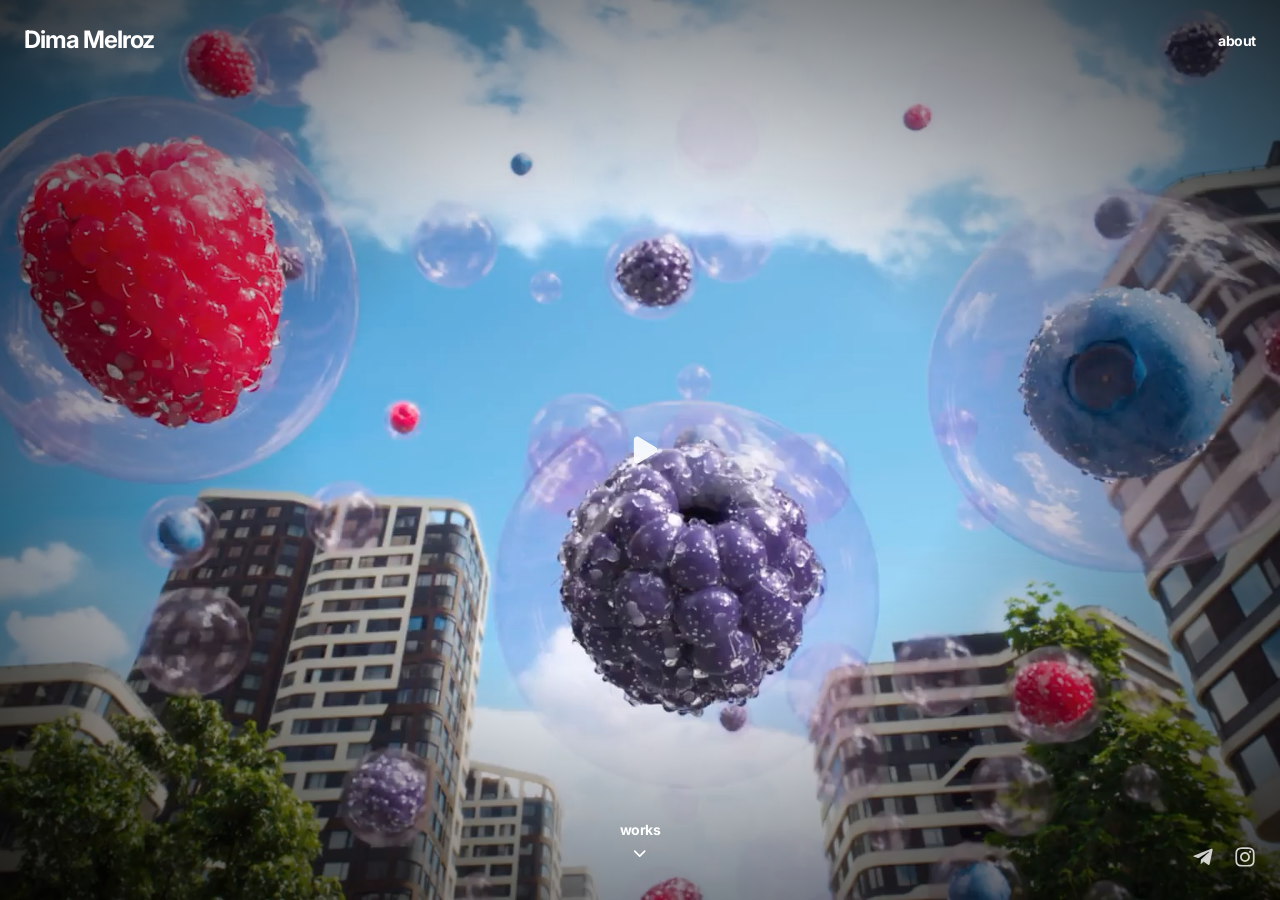
<file: index.html>
<!DOCTYPE html><html lang="en"><head><meta charSet="utf-8"/><meta name="viewport" content="width=device-width, initial-scale=1, maximum-scale=1"/><link rel="stylesheet" href="/_next/static/chunks/176vd5yc0ti4g.css" data-precedence="next"/><link rel="preload" as="script" fetchPriority="low" href="/_next/static/chunks/1-3at-bas7qha.js"/><script src="/_next/static/chunks/3diwb2iuom_tm.js" async=""></script><script src="/_next/static/chunks/3hdj40qmts5sf.js" async=""></script><script src="/_next/static/chunks/turbopack-1m31_u75n0wxl.js" async=""></script><script src="/_next/static/chunks/1481-k7bp3nru.js" async=""></script><script src="/_next/static/chunks/25xmcw65e7tao.js" async=""></script><script src="/_next/static/chunks/14mrh2-p_w84d.js" async=""></script><script src="/_next/static/chunks/00yb-lcw-kesa.js" async=""></script><title>Dima Melroz — Film Director</title><meta name="description" content="Portfolio of director Dima Melroz. Commercials, music videos, AI films."/><link rel="icon" href="/favicon.ico?favicon.1hoiaz_u17ow0.ico" sizes="256x256" type="image/x-icon"/><link rel="icon" href="/icon.svg?icon.28g_gi4tfd292.svg" sizes="any" type="image/svg+xml"/><script src="/_next/static/chunks/0cz1d0mv5g_q7.js" noModule=""></script></head><body><div hidden=""><!--$--><!--/$--></div><style>
        @keyframes works-filter-enter {
          from {
            opacity: 0;
            transform: translate(-50%, calc(-50% - 18px));
          }
          to {
            opacity: 1;
            transform: translate(-50%, -50%);
          }
        }
        .works-filter-controls {
          animation: works-filter-enter 0.5s cubic-bezier(0.22, 1, 0.36, 1) both;
        }
      </style><header class="fixed top-0 left-0 right-0 z-[90] flex items-center justify-between" style="height:var(--header-height);padding-left:clamp(16px, 3vw, 24px);padding-right:clamp(16px, 3vw, 24px);pointer-events:auto"><a class="text-white font-bold no-underline" style="font-size:clamp(20px, 2.5vw, 24px);letter-spacing:-0.04em" href="/">Dima Melroz</a><div class="flex items-center gap-4"><button class="hidden md:inline-block cursor-pointer bg-transparent border-none text-white hover:text-white transition-colors" style="font-size:14px;font-weight:700;letter-spacing:-0.035em">about</button><button class="md:hidden cursor-pointer bg-transparent border-none text-white p-1" aria-label="Open menu" style="line-height:0"><svg xmlns="http://www.w3.org/2000/svg" width="32" height="32" viewBox="0 0 24 24" fill="none" stroke="currentColor" stroke-width="1.5" stroke-linecap="round" stroke-linejoin="round" class="lucide lucide-plus" aria-hidden="true"><path d="M5 12h14"></path><path d="M12 5v14"></path></svg></button></div></header><main class="home-screen relative w-screen overflow-hidden" style="--home-bottom-offset:max(32px, calc(env(safe-area-inset-bottom) + 24px));height:100svh;min-height:100svh"><div class="absolute inset-0 z-0 pointer-events-none"><picture><source srcSet="/posters/showreel4-mobile-handbrake.mp4.jpg?v=first-frame-2" media="(max-width: 767px)"/><img src="/posters/showreel4-handbrake.mp4.jpg?v=first-frame-2" alt="" class="absolute inset-0 w-full h-full object-cover"/></picture><div class="absolute inset-0 pointer-events-none" style="background:radial-gradient(ellipse at center, rgba(0,0,0,0) 35%, rgba(0,0,0,0.8) 100%)"></div></div><div class="home-scroll-indicator absolute left-1/2 -translate-x-1/2 flex flex-col items-center gap-1"><a aria-label="Go to works" class="no-underline flex flex-col items-center gap-1 min-w-[48px] min-h-[48px] justify-center cursor-pointer p-2" href="/works/"><span class="flex flex-col items-center gap-1"><span style="font-size:14px;color:white;letter-spacing:-0.035em;font-weight:700">works</span><svg xmlns="http://www.w3.org/2000/svg" width="20" height="20" viewBox="0 0 24 24" fill="none" stroke="white" stroke-width="2" stroke-linecap="round" stroke-linejoin="round" class="lucide lucide-chevron-down" aria-hidden="true"><path d="m6 9 6 6 6-6"></path></svg></span></a><style>
        .home-scroll-indicator {
          bottom: var(--home-bottom-offset, max(32px, calc(env(safe-area-inset-bottom) + 24px)));
        }
      </style></div><div class="home-social-links" style="position:absolute;bottom:var(--home-bottom-offset);right:clamp(16px, 3vw, 24px);display:flex;align-items:center;gap:20px;z-index:20;pointer-events:auto"><div style="display:flex;align-items:center;gap:20px"><a href="https://t.me/melrozay" target="_blank" rel="noopener noreferrer" aria-label="Telegram" class="text-white/80 flex items-center transition duration-200 ease-out hover:-translate-y-0.5 hover:scale-110 hover:text-white focus-visible:outline focus-visible:outline-2 focus-visible:outline-white/70"><svg stroke="currentColor" fill="currentColor" stroke-width="0" viewBox="0 0 448 512" height="22" width="22" xmlns="http://www.w3.org/2000/svg"><path d="M446.7 98.6l-67.6 318.8c-5.1 22.5-18.4 28.1-37.3 17.5l-103-75.9-49.7 47.8c-5.5 5.5-10.1 10.1-20.7 10.1l7.4-104.9 190.9-172.5c8.3-7.4-1.8-11.5-12.9-4.1L117.8 284 16.2 252.2c-22.1-6.9-22.5-22.1 4.6-32.7L418.2 66.4c18.4-6.9 34.5 4.1 28.5 32.2z"></path></svg></a><a href="https://www.instagram.com/dima.melroz/" target="_blank" rel="noopener noreferrer" aria-label="Instagram" class="text-white/80 flex items-center transition duration-200 ease-out hover:-translate-y-0.5 hover:scale-110 hover:text-white focus-visible:outline focus-visible:outline-2 focus-visible:outline-white/70"><svg stroke="currentColor" fill="currentColor" stroke-width="0" viewBox="0 0 448 512" height="22" width="22" xmlns="http://www.w3.org/2000/svg"><path d="M224.1 141c-63.6 0-114.9 51.3-114.9 114.9s51.3 114.9 114.9 114.9S339 319.5 339 255.9 287.7 141 224.1 141zm0 189.6c-41.1 0-74.7-33.5-74.7-74.7s33.5-74.7 74.7-74.7 74.7 33.5 74.7 74.7-33.6 74.7-74.7 74.7zm146.4-194.3c0 14.9-12 26.8-26.8 26.8-14.9 0-26.8-12-26.8-26.8s12-26.8 26.8-26.8 26.8 12 26.8 26.8zm76.1 27.2c-1.7-35.9-9.9-67.7-36.2-93.9-26.2-26.2-58-34.4-93.9-36.2-37-2.1-147.9-2.1-184.9 0-35.8 1.7-67.6 9.9-93.9 36.1s-34.4 58-36.2 93.9c-2.1 37-2.1 147.9 0 184.9 1.7 35.9 9.9 67.7 36.2 93.9s58 34.4 93.9 36.2c37 2.1 147.9 2.1 184.9 0 35.9-1.7 67.7-9.9 93.9-36.2 26.2-26.2 34.4-58 36.2-93.9 2.1-37 2.1-147.8 0-184.8zM398.8 388c-7.8 19.6-22.9 34.7-42.6 42.6-29.5 11.7-99.5 9-132.1 9s-102.7 2.6-132.1-9c-19.6-7.8-34.7-22.9-42.6-42.6-11.7-29.5-9-99.5-9-132.1s-2.6-102.7 9-132.1c7.8-19.6 22.9-34.7 42.6-42.6 29.5-11.7 99.5-9 132.1-9s102.7-2.6 132.1 9c19.6 7.8 34.7 22.9 42.6 42.6 11.7 29.5 9 99.5 9 132.1s2.7 102.7-9 132.1z"></path></svg></a></div></div><style>
        .home-screen {
          --home-bottom-offset: max(32px, calc(env(safe-area-inset-bottom) + 24px));
        }
      </style></main><!--$--><!--/$--><script src="/_next/static/chunks/1-3at-bas7qha.js" id="_R_" async=""></script><script>(self.__next_f=self.__next_f||[]).push([0])</script><script>self.__next_f.push([1,"1:\"$Sreact.fragment\"\n2:I[85152,[\"/_next/static/chunks/1481-k7bp3nru.js\",\"/_next/static/chunks/25xmcw65e7tao.js\",\"/_next/static/chunks/14mrh2-p_w84d.js\"],\"FilterProvider\"]\n3:I[48378,[\"/_next/static/chunks/1481-k7bp3nru.js\",\"/_next/static/chunks/25xmcw65e7tao.js\",\"/_next/static/chunks/14mrh2-p_w84d.js\"],\"AboutProvider\"]\n4:I[3374,[\"/_next/static/chunks/1481-k7bp3nru.js\",\"/_next/static/chunks/25xmcw65e7tao.js\",\"/_next/static/chunks/14mrh2-p_w84d.js\"],\"Header\"]\n5:I[39756,[\"/_next/static/chunks/1481-k7bp3nru.js\",\"/_next/static/chunks/25xmcw65e7tao.js\",\"/_next/static/chunks/14mrh2-p_w84d.js\"],\"default\"]\n6:I[37457,[\"/_next/static/chunks/1481-k7bp3nru.js\",\"/_next/static/chunks/25xmcw65e7tao.js\",\"/_next/static/chunks/14mrh2-p_w84d.js\"],\"default\"]\n7:I[2701,[\"/_next/static/chunks/1481-k7bp3nru.js\",\"/_next/static/chunks/25xmcw65e7tao.js\",\"/_next/static/chunks/14mrh2-p_w84d.js\"],\"AboutOverlay\"]\n8:I[47257,[\"/_next/static/chunks/1481-k7bp3nru.js\",\"/_next/static/chunks/25xmcw65e7tao.js\",\"/_next/static/chunks/14mrh2-p_w84d.js\"],\"ClientPageRoot\"]\n9:I[52683,[\"/_next/static/chunks/1481-k7bp3nru.js\",\"/_next/static/chunks/25xmcw65e7tao.js\",\"/_next/static/chunks/14mrh2-p_w84d.js\",\"/_next/static/chunks/00yb-lcw-kesa.js\"],\"default\"]\nc:I[97367,[\"/_next/static/chunks/1481-k7bp3nru.js\",\"/_next/static/chunks/25xmcw65e7tao.js\",\"/_next/static/chunks/14mrh2-p_w84d.js\"],\"OutletBoundary\"]\nd:\"$Sreact.suspense\"\nf:I[97367,[\"/_next/static/chunks/1481-k7bp3nru.js\",\"/_next/static/chunks/25xmcw65e7tao.js\",\"/_next/static/chunks/14mrh2-p_w84d.js\"],\"ViewportBoundary\"]\n11:I[97367,[\"/_next/static/chunks/1481-k7bp3nru.js\",\"/_next/static/chunks/25xmcw65e7tao.js\",\"/_next/static/chunks/14mrh2-p_w84d.js\"],\"MetadataBoundary\"]\n13:I[68027,[\"/_next/static/chunks/1481-k7bp3nru.js\",\"/_next/static/chunks/25xmcw65e7tao.js\",\"/_next/static/chunks/14mrh2-p_w84d.js\"],\"default\",1]\n:HL[\"/_next/static/chunks/176vd5yc0ti4g.css\",\"style\"]\n"])</script><script>self.__next_f.push([1,"0:{\"P\":null,\"c\":[\"\",\"\"],\"q\":\"\",\"i\":false,\"f\":[[[\"\",{\"children\":[\"__PAGE__\",{}]},\"$undefined\",\"$undefined\",16],[[\"$\",\"$1\",\"c\",{\"children\":[[[\"$\",\"link\",\"0\",{\"rel\":\"stylesheet\",\"href\":\"/_next/static/chunks/176vd5yc0ti4g.css\",\"precedence\":\"next\",\"crossOrigin\":\"$undefined\",\"nonce\":\"$undefined\"}],[\"$\",\"script\",\"script-0\",{\"src\":\"/_next/static/chunks/1481-k7bp3nru.js\",\"async\":true,\"nonce\":\"$undefined\"}],[\"$\",\"script\",\"script-1\",{\"src\":\"/_next/static/chunks/25xmcw65e7tao.js\",\"async\":true,\"nonce\":\"$undefined\"}],[\"$\",\"script\",\"script-2\",{\"src\":\"/_next/static/chunks/14mrh2-p_w84d.js\",\"async\":true,\"nonce\":\"$undefined\"}]],[\"$\",\"html\",null,{\"lang\":\"en\",\"children\":[\"$\",\"body\",null,{\"children\":[\"$\",\"$L2\",null,{\"children\":[\"$\",\"$L3\",null,{\"children\":[[\"$\",\"$L4\",null,{}],[\"$\",\"$L5\",null,{\"parallelRouterKey\":\"children\",\"error\":\"$undefined\",\"errorStyles\":\"$undefined\",\"errorScripts\":\"$undefined\",\"template\":[\"$\",\"$L6\",null,{}],\"templateStyles\":\"$undefined\",\"templateScripts\":\"$undefined\",\"notFound\":[[[\"$\",\"title\",null,{\"children\":\"404: This page could not be found.\"}],[\"$\",\"div\",null,{\"style\":{\"fontFamily\":\"system-ui,\\\"Segoe UI\\\",Roboto,Helvetica,Arial,sans-serif,\\\"Apple Color Emoji\\\",\\\"Segoe UI Emoji\\\"\",\"height\":\"100vh\",\"textAlign\":\"center\",\"display\":\"flex\",\"flexDirection\":\"column\",\"alignItems\":\"center\",\"justifyContent\":\"center\"},\"children\":[\"$\",\"div\",null,{\"children\":[[\"$\",\"style\",null,{\"dangerouslySetInnerHTML\":{\"__html\":\"body{color:#000;background:#fff;margin:0}.next-error-h1{border-right:1px solid rgba(0,0,0,.3)}@media (prefers-color-scheme:dark){body{color:#fff;background:#000}.next-error-h1{border-right:1px solid rgba(255,255,255,.3)}}\"}}],[\"$\",\"h1\",null,{\"className\":\"next-error-h1\",\"style\":{\"display\":\"inline-block\",\"margin\":\"0 20px 0 0\",\"padding\":\"0 23px 0 0\",\"fontSize\":24,\"fontWeight\":500,\"verticalAlign\":\"top\",\"lineHeight\":\"49px\"},\"children\":404}],[\"$\",\"div\",null,{\"style\":{\"display\":\"inline-block\"},\"children\":[\"$\",\"h2\",null,{\"style\":{\"fontSize\":14,\"fontWeight\":400,\"lineHeight\":\"49px\",\"margin\":0},\"children\":\"This page could not be found.\"}]}]]}]}]],[]],\"forbidden\":\"$undefined\",\"unauthorized\":\"$undefined\"}],[\"$\",\"$L7\",null,{}]]}]}]}]}]]}],{\"children\":[[\"$\",\"$1\",\"c\",{\"children\":[[\"$\",\"$L8\",null,{\"Component\":\"$9\",\"serverProvidedParams\":{\"searchParams\":{},\"params\":{},\"promises\":[\"$@a\",\"$@b\"]}}],[[\"$\",\"script\",\"script-0\",{\"src\":\"/_next/static/chunks/00yb-lcw-kesa.js\",\"async\":true,\"nonce\":\"$undefined\"}]],[\"$\",\"$Lc\",null,{\"children\":[\"$\",\"$d\",null,{\"name\":\"Next.MetadataOutlet\",\"children\":\"$@e\"}]}]]}],{},null,false,null]},null,false,null],[\"$\",\"$1\",\"h\",{\"children\":[null,[\"$\",\"$Lf\",null,{\"children\":\"$L10\"}],[\"$\",\"div\",null,{\"hidden\":true,\"children\":[\"$\",\"$L11\",null,{\"children\":[\"$\",\"$d\",null,{\"name\":\"Next.Metadata\",\"children\":\"$L12\"}]}]}],null]}],false]],\"m\":\"$undefined\",\"G\":[\"$13\",[[\"$\",\"link\",\"0\",{\"rel\":\"stylesheet\",\"href\":\"/_next/static/chunks/176vd5yc0ti4g.css\",\"precedence\":\"next\",\"crossOrigin\":\"$undefined\",\"nonce\":\"$undefined\"}]]],\"S\":true,\"h\":null,\"s\":\"$undefined\",\"l\":\"$undefined\",\"p\":\"$undefined\",\"d\":\"$undefined\",\"b\":\"PZsVcyPr27QNaO7LqiC4l\"}\n"])</script><script>self.__next_f.push([1,"a:{}\nb:\"$0:f:0:1:1:children:0:props:children:0:props:serverProvidedParams:params\"\n"])</script><script>self.__next_f.push([1,"10:[[\"$\",\"meta\",\"0\",{\"charSet\":\"utf-8\"}],[\"$\",\"meta\",\"1\",{\"name\":\"viewport\",\"content\":\"width=device-width, initial-scale=1, maximum-scale=1\"}]]\n"])</script><script>self.__next_f.push([1,"14:I[27201,[\"/_next/static/chunks/1481-k7bp3nru.js\",\"/_next/static/chunks/25xmcw65e7tao.js\",\"/_next/static/chunks/14mrh2-p_w84d.js\"],\"IconMark\"]\ne:null\n12:[[\"$\",\"title\",\"0\",{\"children\":\"Dima Melroz — Film Director\"}],[\"$\",\"meta\",\"1\",{\"name\":\"description\",\"content\":\"Portfolio of director Dima Melroz. Commercials, music videos, AI films.\"}],[\"$\",\"link\",\"2\",{\"rel\":\"icon\",\"href\":\"/favicon.ico?favicon.1hoiaz_u17ow0.ico\",\"sizes\":\"256x256\",\"type\":\"image/x-icon\"}],[\"$\",\"link\",\"3\",{\"rel\":\"icon\",\"href\":\"/icon.svg?icon.28g_gi4tfd292.svg\",\"sizes\":\"any\",\"type\":\"image/svg+xml\"}],[\"$\",\"$L14\",\"4\",{}]]\n"])</script></body></html>
</file>
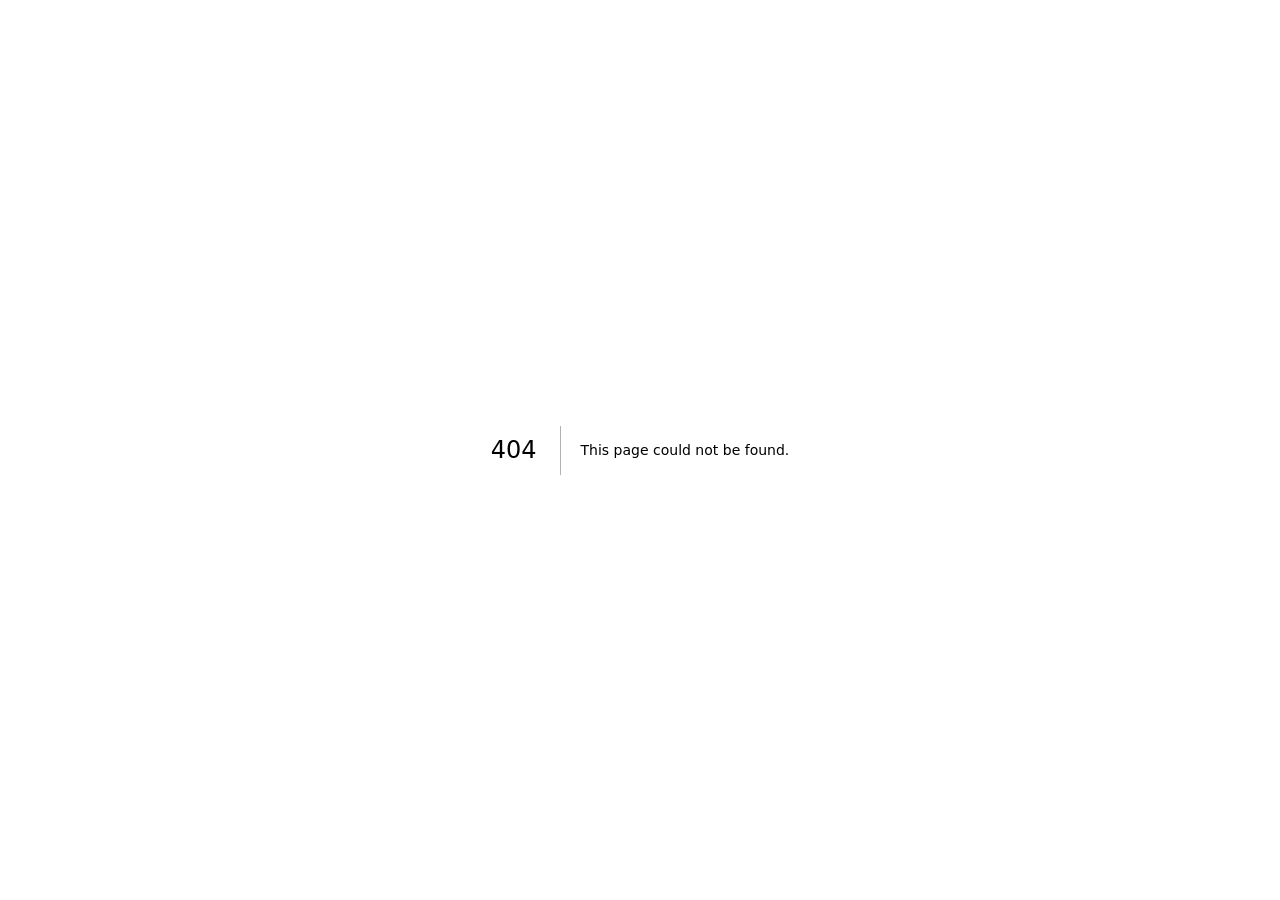
<file: 404/index.html>
<!DOCTYPE html><html lang="en"><head><meta charSet="utf-8"/><meta name="viewport" content="width=device-width, initial-scale=1, maximum-scale=1"/><link rel="stylesheet" href="/_next/static/chunks/176vd5yc0ti4g.css" data-precedence="next"/><link rel="preload" as="script" fetchPriority="low" href="/_next/static/chunks/1-3at-bas7qha.js"/><script src="/_next/static/chunks/3diwb2iuom_tm.js" async=""></script><script src="/_next/static/chunks/3hdj40qmts5sf.js" async=""></script><script src="/_next/static/chunks/turbopack-1m31_u75n0wxl.js" async=""></script><script src="/_next/static/chunks/1481-k7bp3nru.js" async=""></script><script src="/_next/static/chunks/25xmcw65e7tao.js" async=""></script><script src="/_next/static/chunks/14mrh2-p_w84d.js" async=""></script><meta name="robots" content="noindex"/><title>404: This page could not be found.</title><title>Dima Melroz — Film Director</title><meta name="description" content="Portfolio of director Dima Melroz. Commercials, music videos, AI films."/><link rel="icon" href="/favicon.ico?favicon.1hoiaz_u17ow0.ico" sizes="256x256" type="image/x-icon"/><link rel="icon" href="/icon.svg?icon.28g_gi4tfd292.svg" sizes="any" type="image/svg+xml"/><script src="/_next/static/chunks/0cz1d0mv5g_q7.js" noModule=""></script></head><body><div hidden=""><!--$--><!--/$--></div><style>
        @keyframes works-filter-enter {
          from {
            opacity: 0;
            transform: translate(-50%, calc(-50% - 18px));
          }
          to {
            opacity: 1;
            transform: translate(-50%, -50%);
          }
        }
        .works-filter-controls {
          animation: works-filter-enter 0.5s cubic-bezier(0.22, 1, 0.36, 1) both;
        }
      </style><header class="fixed top-0 left-0 right-0 z-[90] flex items-center justify-between" style="height:var(--header-height);padding-left:clamp(16px, 3vw, 24px);padding-right:clamp(16px, 3vw, 24px);pointer-events:auto"><a class="text-white font-bold no-underline" style="font-size:clamp(20px, 2.5vw, 24px);letter-spacing:-0.04em" href="/">Dima Melroz</a><div class="flex items-center gap-4"><button class="hidden md:inline-block cursor-pointer bg-transparent border-none text-white hover:text-white transition-colors" style="font-size:14px;font-weight:700;letter-spacing:-0.035em">about</button><button class="md:hidden cursor-pointer bg-transparent border-none text-white p-1" aria-label="Open menu" style="line-height:0"><svg xmlns="http://www.w3.org/2000/svg" width="32" height="32" viewBox="0 0 24 24" fill="none" stroke="currentColor" stroke-width="1.5" stroke-linecap="round" stroke-linejoin="round" class="lucide lucide-plus" aria-hidden="true"><path d="M5 12h14"></path><path d="M12 5v14"></path></svg></button></div></header><div style="font-family:system-ui,&quot;Segoe UI&quot;,Roboto,Helvetica,Arial,sans-serif,&quot;Apple Color Emoji&quot;,&quot;Segoe UI Emoji&quot;;height:100vh;text-align:center;display:flex;flex-direction:column;align-items:center;justify-content:center"><div><style>body{color:#000;background:#fff;margin:0}.next-error-h1{border-right:1px solid rgba(0,0,0,.3)}@media (prefers-color-scheme:dark){body{color:#fff;background:#000}.next-error-h1{border-right:1px solid rgba(255,255,255,.3)}}</style><h1 class="next-error-h1" style="display:inline-block;margin:0 20px 0 0;padding:0 23px 0 0;font-size:24px;font-weight:500;vertical-align:top;line-height:49px">404</h1><div style="display:inline-block"><h2 style="font-size:14px;font-weight:400;line-height:49px;margin:0">This page could not be found.</h2></div></div></div><!--$--><!--/$--><script src="/_next/static/chunks/1-3at-bas7qha.js" id="_R_" async=""></script><script>(self.__next_f=self.__next_f||[]).push([0])</script><script>self.__next_f.push([1,"1:\"$Sreact.fragment\"\n2:I[85152,[\"/_next/static/chunks/1481-k7bp3nru.js\",\"/_next/static/chunks/25xmcw65e7tao.js\",\"/_next/static/chunks/14mrh2-p_w84d.js\"],\"FilterProvider\"]\n3:I[48378,[\"/_next/static/chunks/1481-k7bp3nru.js\",\"/_next/static/chunks/25xmcw65e7tao.js\",\"/_next/static/chunks/14mrh2-p_w84d.js\"],\"AboutProvider\"]\n4:I[3374,[\"/_next/static/chunks/1481-k7bp3nru.js\",\"/_next/static/chunks/25xmcw65e7tao.js\",\"/_next/static/chunks/14mrh2-p_w84d.js\"],\"Header\"]\n5:I[39756,[\"/_next/static/chunks/1481-k7bp3nru.js\",\"/_next/static/chunks/25xmcw65e7tao.js\",\"/_next/static/chunks/14mrh2-p_w84d.js\"],\"default\"]\n6:I[37457,[\"/_next/static/chunks/1481-k7bp3nru.js\",\"/_next/static/chunks/25xmcw65e7tao.js\",\"/_next/static/chunks/14mrh2-p_w84d.js\"],\"default\"]\n7:I[2701,[\"/_next/static/chunks/1481-k7bp3nru.js\",\"/_next/static/chunks/25xmcw65e7tao.js\",\"/_next/static/chunks/14mrh2-p_w84d.js\"],\"AboutOverlay\"]\n8:I[97367,[\"/_next/static/chunks/1481-k7bp3nru.js\",\"/_next/static/chunks/25xmcw65e7tao.js\",\"/_next/static/chunks/14mrh2-p_w84d.js\"],\"OutletBoundary\"]\n9:\"$Sreact.suspense\"\nc:I[97367,[\"/_next/static/chunks/1481-k7bp3nru.js\",\"/_next/static/chunks/25xmcw65e7tao.js\",\"/_next/static/chunks/14mrh2-p_w84d.js\"],\"ViewportBoundary\"]\ne:I[97367,[\"/_next/static/chunks/1481-k7bp3nru.js\",\"/_next/static/chunks/25xmcw65e7tao.js\",\"/_next/static/chunks/14mrh2-p_w84d.js\"],\"MetadataBoundary\"]\n10:I[68027,[\"/_next/static/chunks/1481-k7bp3nru.js\",\"/_next/static/chunks/25xmcw65e7tao.js\",\"/_next/static/chunks/14mrh2-p_w84d.js\"],\"default\",1]\n:HL[\"/_next/static/chunks/176vd5yc0ti4g.css\",\"style\"]\n"])</script><script>self.__next_f.push([1,"0:{\"P\":null,\"c\":[\"\",\"_not-found\",\"\"],\"q\":\"\",\"i\":false,\"f\":[[[\"\",{\"children\":[\"/_not-found\",{\"children\":[\"__PAGE__\",{}]}]},\"$undefined\",\"$undefined\",16],[[\"$\",\"$1\",\"c\",{\"children\":[[[\"$\",\"link\",\"0\",{\"rel\":\"stylesheet\",\"href\":\"/_next/static/chunks/176vd5yc0ti4g.css\",\"precedence\":\"next\",\"crossOrigin\":\"$undefined\",\"nonce\":\"$undefined\"}],[\"$\",\"script\",\"script-0\",{\"src\":\"/_next/static/chunks/1481-k7bp3nru.js\",\"async\":true,\"nonce\":\"$undefined\"}],[\"$\",\"script\",\"script-1\",{\"src\":\"/_next/static/chunks/25xmcw65e7tao.js\",\"async\":true,\"nonce\":\"$undefined\"}],[\"$\",\"script\",\"script-2\",{\"src\":\"/_next/static/chunks/14mrh2-p_w84d.js\",\"async\":true,\"nonce\":\"$undefined\"}]],[\"$\",\"html\",null,{\"lang\":\"en\",\"children\":[\"$\",\"body\",null,{\"children\":[\"$\",\"$L2\",null,{\"children\":[\"$\",\"$L3\",null,{\"children\":[[\"$\",\"$L4\",null,{}],[\"$\",\"$L5\",null,{\"parallelRouterKey\":\"children\",\"error\":\"$undefined\",\"errorStyles\":\"$undefined\",\"errorScripts\":\"$undefined\",\"template\":[\"$\",\"$L6\",null,{}],\"templateStyles\":\"$undefined\",\"templateScripts\":\"$undefined\",\"notFound\":[[[\"$\",\"title\",null,{\"children\":\"404: This page could not be found.\"}],[\"$\",\"div\",null,{\"style\":{\"fontFamily\":\"system-ui,\\\"Segoe UI\\\",Roboto,Helvetica,Arial,sans-serif,\\\"Apple Color Emoji\\\",\\\"Segoe UI Emoji\\\"\",\"height\":\"100vh\",\"textAlign\":\"center\",\"display\":\"flex\",\"flexDirection\":\"column\",\"alignItems\":\"center\",\"justifyContent\":\"center\"},\"children\":[\"$\",\"div\",null,{\"children\":[[\"$\",\"style\",null,{\"dangerouslySetInnerHTML\":{\"__html\":\"body{color:#000;background:#fff;margin:0}.next-error-h1{border-right:1px solid rgba(0,0,0,.3)}@media (prefers-color-scheme:dark){body{color:#fff;background:#000}.next-error-h1{border-right:1px solid rgba(255,255,255,.3)}}\"}}],[\"$\",\"h1\",null,{\"className\":\"next-error-h1\",\"style\":{\"display\":\"inline-block\",\"margin\":\"0 20px 0 0\",\"padding\":\"0 23px 0 0\",\"fontSize\":24,\"fontWeight\":500,\"verticalAlign\":\"top\",\"lineHeight\":\"49px\"},\"children\":404}],[\"$\",\"div\",null,{\"style\":{\"display\":\"inline-block\"},\"children\":[\"$\",\"h2\",null,{\"style\":{\"fontSize\":14,\"fontWeight\":400,\"lineHeight\":\"49px\",\"margin\":0},\"children\":\"This page could not be found.\"}]}]]}]}]],[]],\"forbidden\":\"$undefined\",\"unauthorized\":\"$undefined\"}],[\"$\",\"$L7\",null,{}]]}]}]}]}]]}],{\"children\":[[\"$\",\"$1\",\"c\",{\"children\":[null,[\"$\",\"$L5\",null,{\"parallelRouterKey\":\"children\",\"error\":\"$undefined\",\"errorStyles\":\"$undefined\",\"errorScripts\":\"$undefined\",\"template\":[\"$\",\"$L6\",null,{}],\"templateStyles\":\"$undefined\",\"templateScripts\":\"$undefined\",\"notFound\":\"$undefined\",\"forbidden\":\"$undefined\",\"unauthorized\":\"$undefined\"}]]}],{\"children\":[[\"$\",\"$1\",\"c\",{\"children\":[[[\"$\",\"title\",null,{\"children\":\"404: This page could not be found.\"}],[\"$\",\"div\",null,{\"style\":\"$0:f:0:1:0:props:children:1:props:children:props:children:props:children:props:children:1:props:notFound:0:1:props:style\",\"children\":[\"$\",\"div\",null,{\"children\":[[\"$\",\"style\",null,{\"dangerouslySetInnerHTML\":{\"__html\":\"body{color:#000;background:#fff;margin:0}.next-error-h1{border-right:1px solid rgba(0,0,0,.3)}@media (prefers-color-scheme:dark){body{color:#fff;background:#000}.next-error-h1{border-right:1px solid rgba(255,255,255,.3)}}\"}}],[\"$\",\"h1\",null,{\"className\":\"next-error-h1\",\"style\":\"$0:f:0:1:0:props:children:1:props:children:props:children:props:children:props:children:1:props:notFound:0:1:props:children:props:children:1:props:style\",\"children\":404}],[\"$\",\"div\",null,{\"style\":\"$0:f:0:1:0:props:children:1:props:children:props:children:props:children:props:children:1:props:notFound:0:1:props:children:props:children:2:props:style\",\"children\":[\"$\",\"h2\",null,{\"style\":\"$0:f:0:1:0:props:children:1:props:children:props:children:props:children:props:children:1:props:notFound:0:1:props:children:props:children:2:props:children:props:style\",\"children\":\"This page could not be found.\"}]}]]}]}]],null,[\"$\",\"$L8\",null,{\"children\":[\"$\",\"$9\",null,{\"name\":\"Next.MetadataOutlet\",\"children\":\"$@a\"}]}]]}],{},null,false,null]},null,false,\"$@b\"]},null,false,null],[\"$\",\"$1\",\"h\",{\"children\":[[\"$\",\"meta\",null,{\"name\":\"robots\",\"content\":\"noindex\"}],[\"$\",\"$Lc\",null,{\"children\":\"$Ld\"}],[\"$\",\"div\",null,{\"hidden\":true,\"children\":[\"$\",\"$Le\",null,{\"children\":[\"$\",\"$9\",null,{\"name\":\"Next.Metadata\",\"children\":\"$Lf\"}]}]}],null]}],false]],\"m\":\"$undefined\",\"G\":[\"$10\",[[\"$\",\"link\",\"0\",{\"rel\":\"stylesheet\",\"href\":\"/_next/static/chunks/176vd5yc0ti4g.css\",\"precedence\":\"next\",\"crossOrigin\":\"$undefined\",\"nonce\":\"$undefined\"}]]],\"S\":true,\"h\":null,\"s\":\"$undefined\",\"l\":\"$undefined\",\"p\":\"$undefined\",\"d\":\"$undefined\",\"b\":\"PZsVcyPr27QNaO7LqiC4l\"}\n"])</script><script>self.__next_f.push([1,"11:[]\nb:\"$W11\"\n"])</script><script>self.__next_f.push([1,"d:[[\"$\",\"meta\",\"0\",{\"charSet\":\"utf-8\"}],[\"$\",\"meta\",\"1\",{\"name\":\"viewport\",\"content\":\"width=device-width, initial-scale=1, maximum-scale=1\"}]]\n"])</script><script>self.__next_f.push([1,"12:I[27201,[\"/_next/static/chunks/1481-k7bp3nru.js\",\"/_next/static/chunks/25xmcw65e7tao.js\",\"/_next/static/chunks/14mrh2-p_w84d.js\"],\"IconMark\"]\na:null\nf:[[\"$\",\"title\",\"0\",{\"children\":\"Dima Melroz — Film Director\"}],[\"$\",\"meta\",\"1\",{\"name\":\"description\",\"content\":\"Portfolio of director Dima Melroz. Commercials, music videos, AI films.\"}],[\"$\",\"link\",\"2\",{\"rel\":\"icon\",\"href\":\"/favicon.ico?favicon.1hoiaz_u17ow0.ico\",\"sizes\":\"256x256\",\"type\":\"image/x-icon\"}],[\"$\",\"link\",\"3\",{\"rel\":\"icon\",\"href\":\"/icon.svg?icon.28g_gi4tfd292.svg\",\"sizes\":\"any\",\"type\":\"image/svg+xml\"}],[\"$\",\"$L12\",\"4\",{}]]\n"])</script></body></html>
</file>
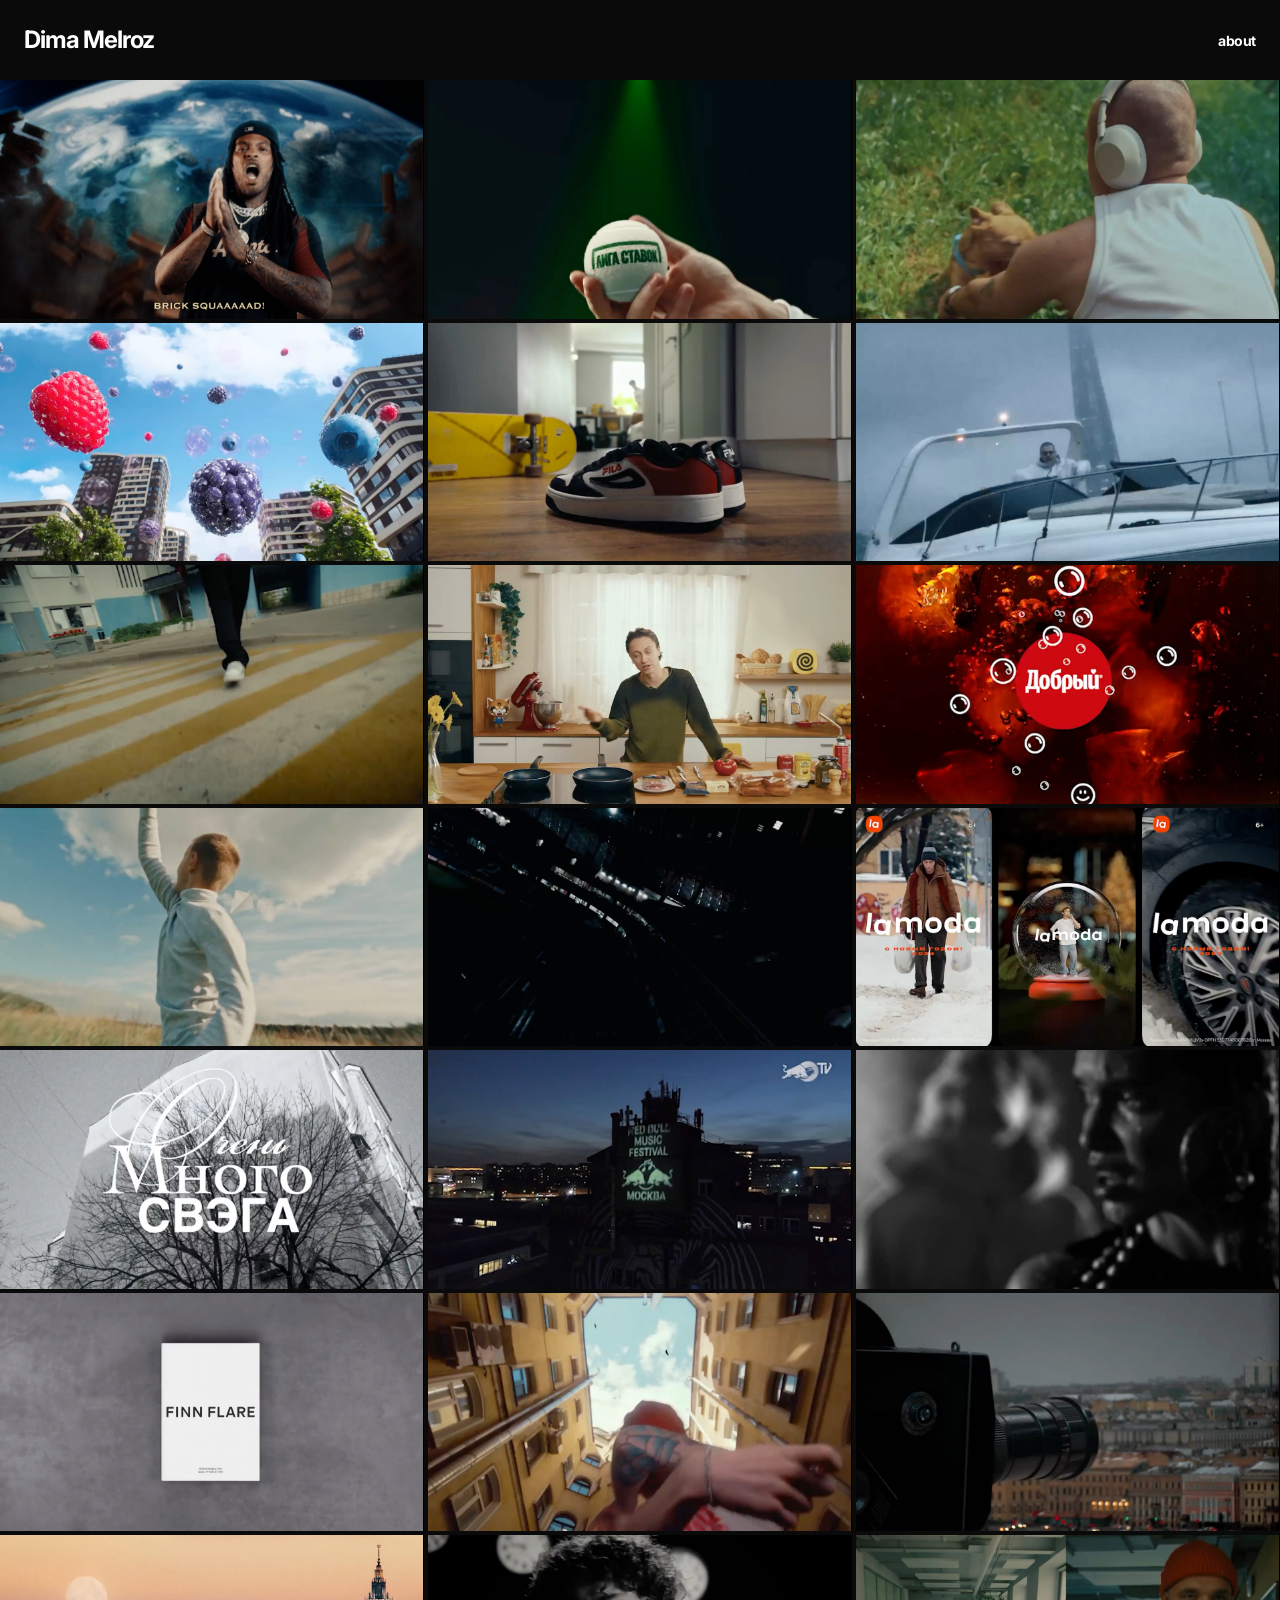
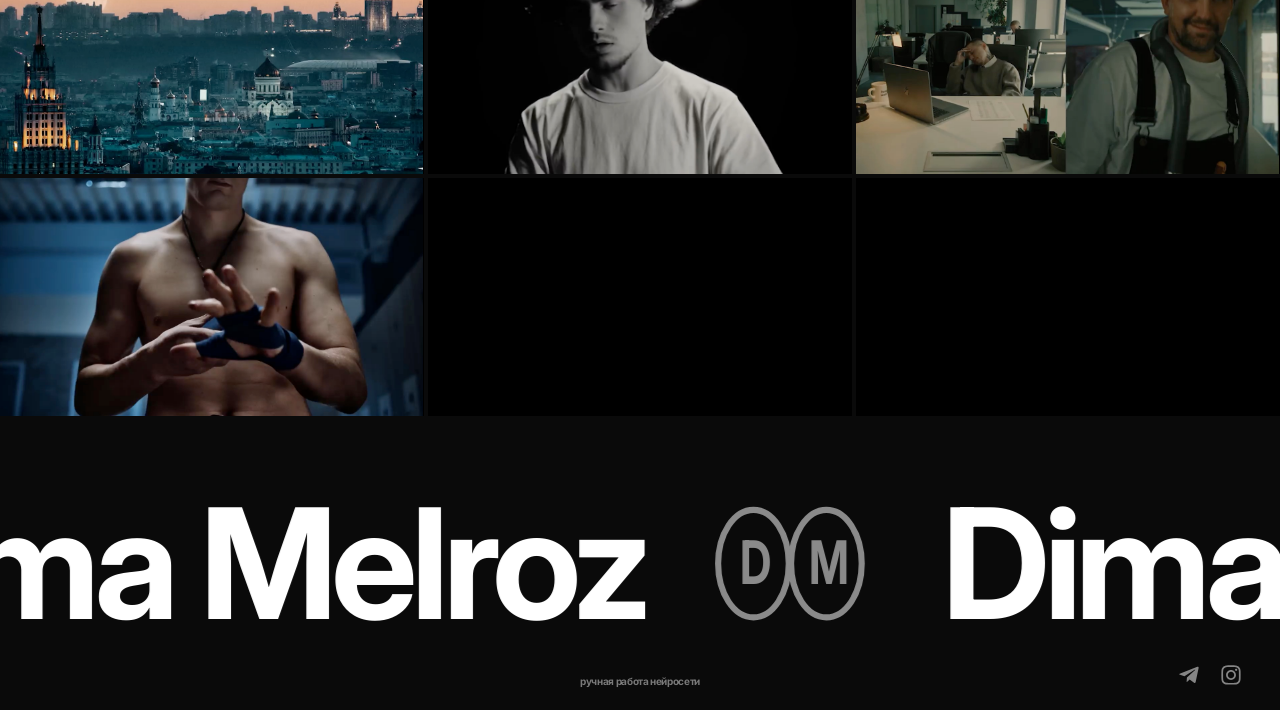
<file: works/index.html>
<!DOCTYPE html><html lang="en"><head><meta charSet="utf-8"/><meta name="viewport" content="width=device-width, initial-scale=1, maximum-scale=1"/><link rel="preload" as="image" href="/posters/waka-mas-preview-handbrake-v2.jpg"/><link rel="preload" as="image" href="/posters/liga-stavok-preview-handbrake-720p.mp4.jpg"/><link rel="preload" as="image" href="/posters/wls-yatebyalublyu-preview-handbrake-720p.mp4.jpg"/><link rel="preload" as="image" href="/posters/dobry-preview-handbrake-720p.mp4.jpg"/><link rel="preload" as="image" href="/posters/urbanvibes-24-preview-handbrake-720p.mp4.jpg"/><link rel="preload" as="image" href="/posters/alblak-7952-preview-handbrake-720p.mp4.jpg"/><link rel="preload" as="image" href="/posters/urbanvibes-23-preview-handbrake-720p.mp4.jpg"/><link rel="preload" as="image" href="/posters/ffmkitchen-preview-handbrake-720p.mp4.jpg"/><link rel="preload" as="image" href="/posters/dobry2-preview-handbrake.mp4.jpg"/><link rel="preload" as="image" href="/posters/whole-lotta-swag-lermontov-handbrake-720p.mp4.jpg"/><link rel="stylesheet" href="/_next/static/chunks/176vd5yc0ti4g.css" data-precedence="next"/><link rel="preload" as="script" fetchPriority="low" href="/_next/static/chunks/1-3at-bas7qha.js"/><script src="/_next/static/chunks/3diwb2iuom_tm.js" async=""></script><script src="/_next/static/chunks/3hdj40qmts5sf.js" async=""></script><script src="/_next/static/chunks/turbopack-1m31_u75n0wxl.js" async=""></script><script src="/_next/static/chunks/1481-k7bp3nru.js" async=""></script><script src="/_next/static/chunks/25xmcw65e7tao.js" async=""></script><script src="/_next/static/chunks/14mrh2-p_w84d.js" async=""></script><script src="/_next/static/chunks/2j35jj_gtuvnc.js" async=""></script><link rel="preload" as="image" href="/posters/macan-preview-handbrake-720p.mp4.jpg"/><link rel="preload" as="image" href="/posters/lamoda-combo-preview-handbrake-720p.mp4.jpg"/><link rel="preload" as="image" href="/posters/wls-bcl-preview-handbrake-720p.mp4.jpg"/><link rel="preload" as="image" href="/posters/redbull-doc1-preview-handbrake-720p.mp4.jpg"/><link rel="preload" as="image" href="/posters/lildrughill-preview-handbrake.mp4.jpg"/><link rel="preload" as="image" href="/posters/finn-flare-preview-handbrake.mp4.jpg"/><link rel="preload" as="image" href="/posters/friendly-thug-calmer-preview-handbrake-720p.mp4.jpg"/><link rel="preload" as="image" href="/posters/alblak-thunder-preview-handbrake.mp4.jpg"/><link rel="preload" as="image" href="/posters/wls-offer-preview-handbrake-720p.mp4.jpg"/><link rel="preload" as="image" href="/posters/hugo-preview-handbrake.mp4.jpg"/><link rel="preload" as="image" href="/posters/wls-basta-preview-handbrake-720p.mp4.jpg"/><link rel="preload" as="image" href="/posters/binatex-preview-handbrake.mp4.jpg"/><link rel="preload" as="image" href="/posters/ffmquiz-preview2-handbrake.mp4.jpg"/><link rel="preload" as="image" href="/posters/ffmfreestyle-preview-handbrake.mp4.jpg"/><title>Dima Melroz — Film Director</title><meta name="description" content="Portfolio of director Dima Melroz. Commercials, music videos, AI films."/><link rel="icon" href="/favicon.ico?favicon.1hoiaz_u17ow0.ico" sizes="256x256" type="image/x-icon"/><link rel="icon" href="/icon.svg?icon.28g_gi4tfd292.svg" sizes="any" type="image/svg+xml"/><script src="/_next/static/chunks/0cz1d0mv5g_q7.js" noModule=""></script></head><body><div hidden=""><!--$--><!--/$--></div><style>
        @keyframes works-filter-enter {
          from {
            opacity: 0;
            transform: translate(-50%, calc(-50% - 18px));
          }
          to {
            opacity: 1;
            transform: translate(-50%, -50%);
          }
        }
        .works-filter-controls {
          animation: works-filter-enter 0.5s cubic-bezier(0.22, 1, 0.36, 1) both;
        }
      </style><header class="fixed top-0 left-0 right-0 z-[90] flex items-center justify-between" style="height:var(--header-height);padding-left:clamp(16px, 3vw, 24px);padding-right:clamp(16px, 3vw, 24px);pointer-events:auto"><a class="text-white font-bold no-underline" style="font-size:clamp(20px, 2.5vw, 24px);letter-spacing:-0.04em" href="/">Dima Melroz</a><div class="works-filter-controls hidden md:flex items-center" style="position:absolute;left:50%;top:50%;opacity:1;transform:translate(-50%, -50%);pointer-events:auto"><button class="relative cursor-pointer bg-transparent border-none" style="padding:2px 6px"><div style="position:absolute;inset:0;background:white"></div><span class="relative" style="z-index:1;font-size:14px;line-height:1;display:block;letter-spacing:-0.035em;color:black;font-weight:700;transition:color 150ms">all</span></button><button class="relative cursor-pointer bg-transparent border-none" style="padding:2px 6px"><span class="relative" style="z-index:1;font-size:14px;line-height:1;display:block;letter-spacing:-0.035em;color:white;font-weight:700;transition:color 150ms">commercial</span></button><button class="relative cursor-pointer bg-transparent border-none" style="padding:2px 6px"><span class="relative" style="z-index:1;font-size:14px;line-height:1;display:block;letter-spacing:-0.035em;color:white;font-weight:700;transition:color 150ms">music video</span></button></div><div class="flex items-center gap-4"><button class="hidden md:inline-block cursor-pointer bg-transparent border-none text-white hover:text-white transition-colors" style="font-size:14px;font-weight:700;letter-spacing:-0.035em">about</button><button class="md:hidden cursor-pointer bg-transparent border-none text-white p-1" aria-label="Open menu" style="line-height:0"><svg xmlns="http://www.w3.org/2000/svg" width="32" height="32" viewBox="0 0 24 24" fill="none" stroke="currentColor" stroke-width="1.5" stroke-linecap="round" stroke-linejoin="round" class="lucide lucide-plus" aria-hidden="true"><path d="M5 12h14"></path><path d="M12 5v14"></path></svg></button></div></header><style>
        @keyframes works-slide-up {
          from { transform: translateY(300px); opacity: 0; }
          to   { transform: translateY(0); opacity: 1; }
        }
        .works-enter {
          animation: works-slide-up 1.5s ease both;
        }
        .works-mobile-top-mask {
          display: none;
        }
        video[data-preview-video]::-webkit-media-controls {
          display: none !important;
        }
        video[data-preview-video]::-webkit-media-controls-start-playback-button {
          display: none !important;
          -webkit-appearance: none;
          opacity: 0;
          pointer-events: none;
        }
        @media (max-width: 767px) {
          .works-mobile-top-mask {
            display: block;
            position: fixed;
            top: 0;
            left: 0;
            right: 0;
            height: 136px;
            z-index: 80;
            pointer-events: none;
            background: linear-gradient(
              to bottom,
              rgba(0, 0, 0, 0.72) 0%,
              rgba(0, 0, 0, 0.48) 42%,
              rgba(0, 0, 0, 0.18) 76%,
              rgba(0, 0, 0, 0) 100%
            );
          }
          .works-footer-meta {
            align-items: center !important;
            bottom: 16px !important;
          }
          .works-footer-links {
            gap: 20px !important;
          }
        }
      </style><div class="works-mobile-top-mask"></div><main class="works-enter" style="display:flex;flex-direction:column;min-height:100vh;padding-top:var(--header-height)"><div style="flex:1 0 auto"><div class="works-grid-fallback" style="display:grid;gap:4px"><style>
  @keyframes work-fade-in {
    from { opacity: 0; }
    to   { opacity: 1; }
  }
  .work-item {
    opacity: 0;
    animation: work-fade-in 0.45s ease forwards;
  }

          .works-grid-fallback { grid-template-columns: repeat(3, minmax(0, 1fr)); }
          @media (max-width: 1023px) {
            .works-grid-fallback { grid-template-columns: repeat(2, minmax(0, 1fr)); }
          }
          @media (max-width: 767px) {
            .works-grid-fallback { grid-template-columns: 1fr; }
          }
        </style><div class="work-item" style="animation-delay:0s"><div role="button" tabindex="0" class="w-full aspect-video relative overflow-hidden bg-black cursor-pointer focus-visible:outline focus-visible:outline-2 focus-visible:outline-white group"><img src="/posters/waka-mas-preview-handbrake-v2.jpg" alt="M.A.S." loading="eager" decoding="async" style="position:absolute;inset:-1px;width:calc(100% + 2px);height:calc(100% + 2px);object-fit:cover"/><div class="absolute inset-0 bg-gradient-to-t from-black/80 via-black/20 to-transparent opacity-50 md:opacity-0 md:group-hover:opacity-100 transition-opacity duration-200 pointer-events-none"></div><div class="absolute top-0 right-0 pointer-events-none opacity-50 md:opacity-0 md:group-hover:opacity-100 transition-opacity duration-200" style="width:70%;height:60%;background:radial-gradient(ellipse at top right, rgba(0,0,0,0.55) 0%, rgba(0,0,0,0) 70%)"></div><span class="absolute top-4 right-4 md:top-3 md:right-3 text-xs text-white opacity-100 md:opacity-0 md:group-hover:opacity-100 transition-opacity duration-200 pointer-events-none" style="letter-spacing:-0.035em">director + editor</span><div class="absolute bottom-4 left-4 md:bottom-3 md:left-3 flex flex-col text-xs text-white opacity-100 md:opacity-0 md:group-hover:opacity-100 transition-opacity duration-200 pointer-events-none" style="letter-spacing:-0.035em;line-height:1.05;gap:1px"><span class="text-base md:text-lg" style="font-weight:700">GORILLA GLUE &amp; LIL NAKUR FEAT. WAKA FLOCKA FLAME</span><span style="font-weight:400">M.A.S.</span></div><div class="absolute bottom-0 right-0 pointer-events-none opacity-50 md:opacity-0 md:group-hover:opacity-100 transition-opacity duration-200" style="width:70%;height:60%;background:radial-gradient(ellipse at bottom right, rgba(0,0,0,0.55) 0%, rgba(0,0,0,0) 70%)"></div><span class="absolute bottom-4 right-4 md:bottom-3 md:right-3 text-xs text-white opacity-100 md:opacity-0 md:group-hover:opacity-100 transition-opacity duration-200 pointer-events-none" style="letter-spacing:-0.035em">music video</span></div></div><div class="work-item" style="animation-delay:0.05s"><div role="button" tabindex="0" class="w-full aspect-video relative overflow-hidden bg-black cursor-pointer focus-visible:outline focus-visible:outline-2 focus-visible:outline-white group"><img src="/posters/liga-stavok-preview-handbrake-720p.mp4.jpg" alt="Gorilla Glue &amp; Lil Naku – Лига Лапты" loading="eager" decoding="async" style="position:absolute;inset:-1px;width:calc(100% + 2px);height:calc(100% + 2px);object-fit:cover"/><div class="absolute inset-0 bg-gradient-to-t from-black/80 via-black/20 to-transparent opacity-50 md:opacity-0 md:group-hover:opacity-100 transition-opacity duration-200 pointer-events-none"></div><div class="absolute top-0 right-0 pointer-events-none opacity-50 md:opacity-0 md:group-hover:opacity-100 transition-opacity duration-200" style="width:70%;height:60%;background:radial-gradient(ellipse at top right, rgba(0,0,0,0.55) 0%, rgba(0,0,0,0) 70%)"></div><span class="absolute top-4 right-4 md:top-3 md:right-3 text-xs text-white opacity-100 md:opacity-0 md:group-hover:opacity-100 transition-opacity duration-200 pointer-events-none" style="letter-spacing:-0.035em">director + creative producer + editor</span><div class="absolute bottom-4 left-4 md:bottom-3 md:left-3 flex flex-col text-xs text-white opacity-100 md:opacity-0 md:group-hover:opacity-100 transition-opacity duration-200 pointer-events-none" style="letter-spacing:-0.035em;line-height:1.05;gap:1px"><span class="text-base md:text-lg" style="font-weight:700">ЛИГА СТАВОК</span><span style="font-weight:400">Gorilla Glue &amp; Lil Naku – Лига Лапты</span></div><div class="absolute bottom-0 right-0 pointer-events-none opacity-50 md:opacity-0 md:group-hover:opacity-100 transition-opacity duration-200" style="width:70%;height:60%;background:radial-gradient(ellipse at bottom right, rgba(0,0,0,0.55) 0%, rgba(0,0,0,0) 70%)"></div><span class="absolute bottom-4 right-4 md:bottom-3 md:right-3 text-xs text-white opacity-100 md:opacity-0 md:group-hover:opacity-100 transition-opacity duration-200 pointer-events-none" style="letter-spacing:-0.035em">olv</span></div></div><div class="work-item" style="animation-delay:0.1s"><div role="button" tabindex="0" class="w-full aspect-video relative overflow-hidden bg-black cursor-pointer focus-visible:outline focus-visible:outline-2 focus-visible:outline-white group"><img src="/posters/wls-yatebyalublyu-preview-handbrake-720p.mp4.jpg" alt="Я тебя люблю" loading="eager" decoding="async" style="position:absolute;inset:-1px;width:calc(100% + 2px);height:calc(100% + 2px);object-fit:cover"/><div class="absolute inset-0 bg-gradient-to-t from-black/80 via-black/20 to-transparent opacity-50 md:opacity-0 md:group-hover:opacity-100 transition-opacity duration-200 pointer-events-none"></div><div class="absolute top-0 right-0 pointer-events-none opacity-50 md:opacity-0 md:group-hover:opacity-100 transition-opacity duration-200" style="width:70%;height:60%;background:radial-gradient(ellipse at top right, rgba(0,0,0,0.55) 0%, rgba(0,0,0,0) 70%)"></div><span class="absolute top-4 right-4 md:top-3 md:right-3 text-xs text-white opacity-100 md:opacity-0 md:group-hover:opacity-100 transition-opacity duration-200 pointer-events-none" style="letter-spacing:-0.035em">director + editor</span><div class="absolute bottom-4 left-4 md:bottom-3 md:left-3 flex flex-col text-xs text-white opacity-100 md:opacity-0 md:group-hover:opacity-100 transition-opacity duration-200 pointer-events-none" style="letter-spacing:-0.035em;line-height:1.05;gap:1px"><span class="text-base md:text-lg" style="font-weight:700">WHOLE LOTTA SWAG</span><span style="font-weight:400">Я тебя люблю</span></div><div class="absolute bottom-0 right-0 pointer-events-none opacity-50 md:opacity-0 md:group-hover:opacity-100 transition-opacity duration-200" style="width:70%;height:60%;background:radial-gradient(ellipse at bottom right, rgba(0,0,0,0.55) 0%, rgba(0,0,0,0) 70%)"></div><span class="absolute bottom-4 right-4 md:bottom-3 md:right-3 text-xs text-white opacity-100 md:opacity-0 md:group-hover:opacity-100 transition-opacity duration-200 pointer-events-none" style="letter-spacing:-0.035em">music video</span></div></div><div class="work-item" style="animation-delay:0.15000000000000002s"><div role="button" tabindex="0" class="w-full aspect-video relative overflow-hidden bg-black cursor-pointer focus-visible:outline focus-visible:outline-2 focus-visible:outline-white group"><img src="/posters/dobry-preview-handbrake-720p.mp4.jpg" alt="Лесные ягоды" loading="eager" decoding="async" style="position:absolute;inset:-1px;width:calc(100% + 2px);height:calc(100% + 2px);object-fit:cover"/><div class="absolute inset-0 bg-gradient-to-t from-black/80 via-black/20 to-transparent opacity-50 md:opacity-0 md:group-hover:opacity-100 transition-opacity duration-200 pointer-events-none"></div><div class="absolute top-0 right-0 pointer-events-none opacity-50 md:opacity-0 md:group-hover:opacity-100 transition-opacity duration-200" style="width:70%;height:60%;background:radial-gradient(ellipse at top right, rgba(0,0,0,0.55) 0%, rgba(0,0,0,0) 70%)"></div><span class="absolute top-4 right-4 md:top-3 md:right-3 text-xs text-white opacity-100 md:opacity-0 md:group-hover:opacity-100 transition-opacity duration-200 pointer-events-none" style="letter-spacing:-0.035em">director</span><div class="absolute bottom-4 left-4 md:bottom-3 md:left-3 flex flex-col text-xs text-white opacity-100 md:opacity-0 md:group-hover:opacity-100 transition-opacity duration-200 pointer-events-none" style="letter-spacing:-0.035em;line-height:1.05;gap:1px"><span class="text-base md:text-lg" style="font-weight:700">ДОБРЫЙ</span><span style="font-weight:400">Лесные ягоды</span></div><div class="absolute bottom-0 right-0 pointer-events-none opacity-50 md:opacity-0 md:group-hover:opacity-100 transition-opacity duration-200" style="width:70%;height:60%;background:radial-gradient(ellipse at bottom right, rgba(0,0,0,0.55) 0%, rgba(0,0,0,0) 70%)"></div><span class="absolute bottom-4 right-4 md:bottom-3 md:right-3 text-xs text-white opacity-100 md:opacity-0 md:group-hover:opacity-100 transition-opacity duration-200 pointer-events-none" style="letter-spacing:-0.035em">olv</span></div></div><div class="work-item" style="animation-delay:0.2s"><div role="button" tabindex="0" class="w-full aspect-video relative overflow-hidden bg-black cursor-pointer focus-visible:outline focus-visible:outline-2 focus-visible:outline-white group"><img src="/posters/urbanvibes-24-preview-handbrake-720p.mp4.jpg" alt="URBAN VIBES" loading="eager" decoding="async" style="position:absolute;inset:-1px;width:calc(100% + 2px);height:calc(100% + 2px);object-fit:cover"/><div class="absolute inset-0 bg-gradient-to-t from-black/80 via-black/20 to-transparent opacity-50 md:opacity-0 md:group-hover:opacity-100 transition-opacity duration-200 pointer-events-none"></div><div class="absolute top-0 right-0 pointer-events-none opacity-50 md:opacity-0 md:group-hover:opacity-100 transition-opacity duration-200" style="width:70%;height:60%;background:radial-gradient(ellipse at top right, rgba(0,0,0,0.55) 0%, rgba(0,0,0,0) 70%)"></div><span class="absolute top-4 right-4 md:top-3 md:right-3 text-xs text-white opacity-100 md:opacity-0 md:group-hover:opacity-100 transition-opacity duration-200 pointer-events-none" style="letter-spacing:-0.035em">director + creative producer</span><div class="absolute bottom-4 left-4 md:bottom-3 md:left-3 flex flex-col text-xs text-white opacity-100 md:opacity-0 md:group-hover:opacity-100 transition-opacity duration-200 pointer-events-none" style="letter-spacing:-0.035em;line-height:1.05;gap:1px"><span class="text-base md:text-lg" style="font-weight:700">URBAN VIBES</span></div><div class="absolute bottom-0 right-0 pointer-events-none opacity-50 md:opacity-0 md:group-hover:opacity-100 transition-opacity duration-200" style="width:70%;height:60%;background:radial-gradient(ellipse at bottom right, rgba(0,0,0,0.55) 0%, rgba(0,0,0,0) 70%)"></div><span class="absolute bottom-4 right-4 md:bottom-3 md:right-3 text-xs text-white opacity-100 md:opacity-0 md:group-hover:opacity-100 transition-opacity duration-200 pointer-events-none" style="letter-spacing:-0.035em">olv</span></div></div><div class="work-item" style="animation-delay:0.25s"><div role="button" tabindex="0" class="w-full aspect-video relative overflow-hidden bg-black cursor-pointer focus-visible:outline focus-visible:outline-2 focus-visible:outline-white group"><img src="/posters/alblak-7952-preview-handbrake-720p.mp4.jpg" alt="+7(952)812" loading="eager" decoding="async" style="position:absolute;inset:-1px;width:calc(100% + 2px);height:calc(100% + 2px);object-fit:cover"/><div class="absolute inset-0 bg-gradient-to-t from-black/80 via-black/20 to-transparent opacity-50 md:opacity-0 md:group-hover:opacity-100 transition-opacity duration-200 pointer-events-none"></div><div class="absolute top-0 right-0 pointer-events-none opacity-50 md:opacity-0 md:group-hover:opacity-100 transition-opacity duration-200" style="width:70%;height:60%;background:radial-gradient(ellipse at top right, rgba(0,0,0,0.55) 0%, rgba(0,0,0,0) 70%)"></div><span class="absolute top-4 right-4 md:top-3 md:right-3 text-xs text-white opacity-100 md:opacity-0 md:group-hover:opacity-100 transition-opacity duration-200 pointer-events-none" style="letter-spacing:-0.035em">director + editor</span><div class="absolute bottom-4 left-4 md:bottom-3 md:left-3 flex flex-col text-xs text-white opacity-100 md:opacity-0 md:group-hover:opacity-100 transition-opacity duration-200 pointer-events-none" style="letter-spacing:-0.035em;line-height:1.05;gap:1px"><span class="text-base md:text-lg" style="font-weight:700">ALBLAK 52</span><span style="font-weight:400">+7(952)812</span></div><div class="absolute bottom-0 right-0 pointer-events-none opacity-50 md:opacity-0 md:group-hover:opacity-100 transition-opacity duration-200" style="width:70%;height:60%;background:radial-gradient(ellipse at bottom right, rgba(0,0,0,0.55) 0%, rgba(0,0,0,0) 70%)"></div><span class="absolute bottom-4 right-4 md:bottom-3 md:right-3 text-xs text-white opacity-100 md:opacity-0 md:group-hover:opacity-100 transition-opacity duration-200 pointer-events-none" style="letter-spacing:-0.035em">music video</span></div></div><div class="work-item" style="animation-delay:0.30000000000000004s"><div role="button" tabindex="0" class="w-full aspect-video relative overflow-hidden bg-black cursor-pointer focus-visible:outline focus-visible:outline-2 focus-visible:outline-white group"><img src="/posters/urbanvibes-23-preview-handbrake-720p.mp4.jpg" alt="URBAN VIBES" loading="eager" decoding="async" style="position:absolute;inset:-1px;width:calc(100% + 2px);height:calc(100% + 2px);object-fit:cover"/><div class="absolute inset-0 bg-gradient-to-t from-black/80 via-black/20 to-transparent opacity-50 md:opacity-0 md:group-hover:opacity-100 transition-opacity duration-200 pointer-events-none"></div><div class="absolute top-0 right-0 pointer-events-none opacity-50 md:opacity-0 md:group-hover:opacity-100 transition-opacity duration-200" style="width:70%;height:60%;background:radial-gradient(ellipse at top right, rgba(0,0,0,0.55) 0%, rgba(0,0,0,0) 70%)"></div><span class="absolute top-4 right-4 md:top-3 md:right-3 text-xs text-white opacity-100 md:opacity-0 md:group-hover:opacity-100 transition-opacity duration-200 pointer-events-none" style="letter-spacing:-0.035em">director + creative producer</span><div class="absolute bottom-4 left-4 md:bottom-3 md:left-3 flex flex-col text-xs text-white opacity-100 md:opacity-0 md:group-hover:opacity-100 transition-opacity duration-200 pointer-events-none" style="letter-spacing:-0.035em;line-height:1.05;gap:1px"><span class="text-base md:text-lg" style="font-weight:700">URBAN VIBES</span></div><div class="absolute bottom-0 right-0 pointer-events-none opacity-50 md:opacity-0 md:group-hover:opacity-100 transition-opacity duration-200" style="width:70%;height:60%;background:radial-gradient(ellipse at bottom right, rgba(0,0,0,0.55) 0%, rgba(0,0,0,0) 70%)"></div><span class="absolute bottom-4 right-4 md:bottom-3 md:right-3 text-xs text-white opacity-100 md:opacity-0 md:group-hover:opacity-100 transition-opacity duration-200 pointer-events-none" style="letter-spacing:-0.035em">olv</span></div></div><div class="work-item" style="animation-delay:0.35000000000000003s"><div role="button" tabindex="0" class="w-full aspect-video relative overflow-hidden bg-black cursor-pointer focus-visible:outline focus-visible:outline-2 focus-visible:outline-white group"><img src="/posters/ffmkitchen-preview-handbrake-720p.mp4.jpg" alt="Boulevard Depo – рецепт бургера" loading="eager" decoding="async" style="position:absolute;inset:-1px;width:calc(100% + 2px);height:calc(100% + 2px);object-fit:cover"/><div class="absolute inset-0 bg-gradient-to-t from-black/80 via-black/20 to-transparent opacity-50 md:opacity-0 md:group-hover:opacity-100 transition-opacity duration-200 pointer-events-none"></div><div class="absolute top-0 right-0 pointer-events-none opacity-50 md:opacity-0 md:group-hover:opacity-100 transition-opacity duration-200" style="width:70%;height:60%;background:radial-gradient(ellipse at top right, rgba(0,0,0,0.55) 0%, rgba(0,0,0,0) 70%)"></div><span class="absolute top-4 right-4 md:top-3 md:right-3 text-xs text-white opacity-100 md:opacity-0 md:group-hover:opacity-100 transition-opacity duration-200 pointer-events-none" style="letter-spacing:-0.035em">director + creative producer</span><div class="absolute bottom-4 left-4 md:bottom-3 md:left-3 flex flex-col text-xs text-white opacity-100 md:opacity-0 md:group-hover:opacity-100 transition-opacity duration-200 pointer-events-none" style="letter-spacing:-0.035em;line-height:1.05;gap:1px"><span class="text-base md:text-lg" style="font-weight:700">FFM X ЯНДЕКС ЕДА</span><span style="font-weight:400">Boulevard Depo – рецепт бургера</span></div><div class="absolute bottom-0 right-0 pointer-events-none opacity-50 md:opacity-0 md:group-hover:opacity-100 transition-opacity duration-200" style="width:70%;height:60%;background:radial-gradient(ellipse at bottom right, rgba(0,0,0,0.55) 0%, rgba(0,0,0,0) 70%)"></div><span class="absolute bottom-4 right-4 md:bottom-3 md:right-3 text-xs text-white opacity-100 md:opacity-0 md:group-hover:opacity-100 transition-opacity duration-200 pointer-events-none" style="letter-spacing:-0.035em">show</span></div></div><div class="work-item" style="animation-delay:0.4s"><div role="button" tabindex="0" class="w-full aspect-video relative overflow-hidden bg-black cursor-pointer focus-visible:outline focus-visible:outline-2 focus-visible:outline-white group"><img src="/posters/dobry2-preview-handbrake.mp4.jpg" alt="Добрый Cola" loading="eager" decoding="async" style="position:absolute;inset:-1px;width:calc(100% + 2px);height:calc(100% + 2px);object-fit:cover"/><div class="absolute inset-0 bg-gradient-to-t from-black/80 via-black/20 to-transparent opacity-50 md:opacity-0 md:group-hover:opacity-100 transition-opacity duration-200 pointer-events-none"></div><div class="absolute top-0 right-0 pointer-events-none opacity-50 md:opacity-0 md:group-hover:opacity-100 transition-opacity duration-200" style="width:70%;height:60%;background:radial-gradient(ellipse at top right, rgba(0,0,0,0.55) 0%, rgba(0,0,0,0) 70%)"></div><span class="absolute top-4 right-4 md:top-3 md:right-3 text-xs text-white opacity-100 md:opacity-0 md:group-hover:opacity-100 transition-opacity duration-200 pointer-events-none" style="letter-spacing:-0.035em">director</span><div class="absolute bottom-4 left-4 md:bottom-3 md:left-3 flex flex-col text-xs text-white opacity-100 md:opacity-0 md:group-hover:opacity-100 transition-opacity duration-200 pointer-events-none" style="letter-spacing:-0.035em;line-height:1.05;gap:1px"><span class="text-base md:text-lg" style="font-weight:700">ДОБРЫЙ COLA</span></div><div class="absolute bottom-0 right-0 pointer-events-none opacity-50 md:opacity-0 md:group-hover:opacity-100 transition-opacity duration-200" style="width:70%;height:60%;background:radial-gradient(ellipse at bottom right, rgba(0,0,0,0.55) 0%, rgba(0,0,0,0) 70%)"></div><span class="absolute bottom-4 right-4 md:bottom-3 md:right-3 text-xs text-white opacity-100 md:opacity-0 md:group-hover:opacity-100 transition-opacity duration-200 pointer-events-none" style="letter-spacing:-0.035em">olv</span></div></div><div class="work-item" style="animation-delay:0.45s"><div role="button" tabindex="0" class="w-full aspect-video relative overflow-hidden bg-black cursor-pointer focus-visible:outline focus-visible:outline-2 focus-visible:outline-white group"><img src="/posters/whole-lotta-swag-lermontov-handbrake-720p.mp4.jpg" alt="Я жить хочу!" loading="eager" decoding="async" style="position:absolute;inset:-1px;width:calc(100% + 2px);height:calc(100% + 2px);object-fit:cover"/><div class="absolute inset-0 bg-gradient-to-t from-black/80 via-black/20 to-transparent opacity-50 md:opacity-0 md:group-hover:opacity-100 transition-opacity duration-200 pointer-events-none"></div><div class="absolute top-0 right-0 pointer-events-none opacity-50 md:opacity-0 md:group-hover:opacity-100 transition-opacity duration-200" style="width:70%;height:60%;background:radial-gradient(ellipse at top right, rgba(0,0,0,0.55) 0%, rgba(0,0,0,0) 70%)"></div><span class="absolute top-4 right-4 md:top-3 md:right-3 text-xs text-white opacity-100 md:opacity-0 md:group-hover:opacity-100 transition-opacity duration-200 pointer-events-none" style="letter-spacing:-0.035em">director + editor</span><div class="absolute bottom-4 left-4 md:bottom-3 md:left-3 flex flex-col text-xs text-white opacity-100 md:opacity-0 md:group-hover:opacity-100 transition-opacity duration-200 pointer-events-none" style="letter-spacing:-0.035em;line-height:1.05;gap:1px"><span class="text-base md:text-lg" style="font-weight:700">WHOLE LOTTA SWAG</span><span style="font-weight:400">Я жить хочу!</span></div><div class="absolute bottom-0 right-0 pointer-events-none opacity-50 md:opacity-0 md:group-hover:opacity-100 transition-opacity duration-200" style="width:70%;height:60%;background:radial-gradient(ellipse at bottom right, rgba(0,0,0,0.55) 0%, rgba(0,0,0,0) 70%)"></div><span class="absolute bottom-4 right-4 md:bottom-3 md:right-3 text-xs text-white opacity-100 md:opacity-0 md:group-hover:opacity-100 transition-opacity duration-200 pointer-events-none" style="letter-spacing:-0.035em">music video</span></div></div><div class="work-item" style="animation-delay:0.5s"><div role="button" tabindex="0" class="w-full aspect-video relative overflow-hidden bg-black cursor-pointer focus-visible:outline focus-visible:outline-2 focus-visible:outline-white group"><img src="/posters/macan-preview-handbrake-720p.mp4.jpg" alt="Приглашение" loading="eager" decoding="async" style="position:absolute;inset:-1px;width:calc(100% + 2px);height:calc(100% + 2px);object-fit:cover"/><div class="absolute inset-0 bg-gradient-to-t from-black/80 via-black/20 to-transparent opacity-50 md:opacity-0 md:group-hover:opacity-100 transition-opacity duration-200 pointer-events-none"></div><div class="absolute top-0 right-0 pointer-events-none opacity-50 md:opacity-0 md:group-hover:opacity-100 transition-opacity duration-200" style="width:70%;height:60%;background:radial-gradient(ellipse at top right, rgba(0,0,0,0.55) 0%, rgba(0,0,0,0) 70%)"></div><span class="absolute top-4 right-4 md:top-3 md:right-3 text-xs text-white opacity-100 md:opacity-0 md:group-hover:opacity-100 transition-opacity duration-200 pointer-events-none" style="letter-spacing:-0.035em">director + editor</span><div class="absolute bottom-4 left-4 md:bottom-3 md:left-3 flex flex-col text-xs text-white opacity-100 md:opacity-0 md:group-hover:opacity-100 transition-opacity duration-200 pointer-events-none" style="letter-spacing:-0.035em;line-height:1.05;gap:1px"><span class="text-base md:text-lg" style="font-weight:700">MACAN</span><span style="font-weight:400">Приглашение</span></div><div class="absolute bottom-0 right-0 pointer-events-none opacity-50 md:opacity-0 md:group-hover:opacity-100 transition-opacity duration-200" style="width:70%;height:60%;background:radial-gradient(ellipse at bottom right, rgba(0,0,0,0.55) 0%, rgba(0,0,0,0) 70%)"></div><span class="absolute bottom-4 right-4 md:bottom-3 md:right-3 text-xs text-white opacity-100 md:opacity-0 md:group-hover:opacity-100 transition-opacity duration-200 pointer-events-none" style="letter-spacing:-0.035em">music video</span></div></div><div class="work-item" style="animation-delay:0.55s"><div role="button" tabindex="0" class="w-full aspect-video relative overflow-hidden bg-black cursor-pointer focus-visible:outline focus-visible:outline-2 focus-visible:outline-white group"><img src="/posters/lamoda-combo-preview-handbrake-720p.mp4.jpg" alt="Новогодний контент: Копейкин, Коваль и др" loading="eager" decoding="async" style="position:absolute;inset:-1px;width:calc(100% + 2px);height:calc(100% + 2px);object-fit:cover"/><div class="absolute inset-0 bg-gradient-to-t from-black/80 via-black/20 to-transparent opacity-50 md:opacity-0 md:group-hover:opacity-100 transition-opacity duration-200 pointer-events-none"></div><div class="absolute top-0 right-0 pointer-events-none opacity-50 md:opacity-0 md:group-hover:opacity-100 transition-opacity duration-200" style="width:70%;height:60%;background:radial-gradient(ellipse at top right, rgba(0,0,0,0.55) 0%, rgba(0,0,0,0) 70%)"></div><span class="absolute top-4 right-4 md:top-3 md:right-3 text-xs text-white opacity-100 md:opacity-0 md:group-hover:opacity-100 transition-opacity duration-200 pointer-events-none" style="letter-spacing:-0.035em">director</span><div class="absolute bottom-4 left-4 md:bottom-3 md:left-3 flex flex-col text-xs text-white opacity-100 md:opacity-0 md:group-hover:opacity-100 transition-opacity duration-200 pointer-events-none" style="letter-spacing:-0.035em;line-height:1.05;gap:1px"><span class="text-base md:text-lg" style="font-weight:700">LAMODA</span><span style="font-weight:400">Новогодний контент: Копейкин, Коваль и др</span></div><div class="absolute bottom-0 right-0 pointer-events-none opacity-50 md:opacity-0 md:group-hover:opacity-100 transition-opacity duration-200" style="width:70%;height:60%;background:radial-gradient(ellipse at bottom right, rgba(0,0,0,0.55) 0%, rgba(0,0,0,0) 70%)"></div><span class="absolute bottom-4 right-4 md:bottom-3 md:right-3 text-xs text-white opacity-100 md:opacity-0 md:group-hover:opacity-100 transition-opacity duration-200 pointer-events-none" style="letter-spacing:-0.035em">smm</span></div></div><div class="work-item" style="animation-delay:0.6000000000000001s"><div role="button" tabindex="0" class="w-full aspect-video relative overflow-hidden bg-black cursor-pointer focus-visible:outline focus-visible:outline-2 focus-visible:outline-white group"><img src="/posters/wls-bcl-preview-handbrake-720p.mp4.jpg" alt="биг сити лайф" loading="eager" decoding="async" style="position:absolute;inset:-1px;width:calc(100% + 2px);height:calc(100% + 2px);object-fit:cover"/><div class="absolute inset-0 bg-gradient-to-t from-black/80 via-black/20 to-transparent opacity-50 md:opacity-0 md:group-hover:opacity-100 transition-opacity duration-200 pointer-events-none"></div><div class="absolute top-0 right-0 pointer-events-none opacity-50 md:opacity-0 md:group-hover:opacity-100 transition-opacity duration-200" style="width:70%;height:60%;background:radial-gradient(ellipse at top right, rgba(0,0,0,0.55) 0%, rgba(0,0,0,0) 70%)"></div><span class="absolute top-4 right-4 md:top-3 md:right-3 text-xs text-white opacity-100 md:opacity-0 md:group-hover:opacity-100 transition-opacity duration-200 pointer-events-none" style="letter-spacing:-0.035em">director + editor</span><div class="absolute bottom-4 left-4 md:bottom-3 md:left-3 flex flex-col text-xs text-white opacity-100 md:opacity-0 md:group-hover:opacity-100 transition-opacity duration-200 pointer-events-none" style="letter-spacing:-0.035em;line-height:1.05;gap:1px"><span class="text-base md:text-lg" style="font-weight:700">WHOLE LOTTA SWAG</span><span style="font-weight:400">биг сити лайф</span></div><div class="absolute bottom-0 right-0 pointer-events-none opacity-50 md:opacity-0 md:group-hover:opacity-100 transition-opacity duration-200" style="width:70%;height:60%;background:radial-gradient(ellipse at bottom right, rgba(0,0,0,0.55) 0%, rgba(0,0,0,0) 70%)"></div><span class="absolute bottom-4 right-4 md:bottom-3 md:right-3 text-xs text-white opacity-100 md:opacity-0 md:group-hover:opacity-100 transition-opacity duration-200 pointer-events-none" style="letter-spacing:-0.035em">music video</span></div></div><div class="work-item" style="animation-delay:0.6000000000000001s"><div role="button" tabindex="0" class="w-full aspect-video relative overflow-hidden bg-black cursor-pointer focus-visible:outline focus-visible:outline-2 focus-visible:outline-white group"><img src="/posters/redbull-doc1-preview-handbrake-720p.mp4.jpg" alt="Music Festival" loading="eager" decoding="async" style="position:absolute;inset:-1px;width:calc(100% + 2px);height:calc(100% + 2px);object-fit:cover"/><div class="absolute inset-0 bg-gradient-to-t from-black/80 via-black/20 to-transparent opacity-50 md:opacity-0 md:group-hover:opacity-100 transition-opacity duration-200 pointer-events-none"></div><div class="absolute top-0 right-0 pointer-events-none opacity-50 md:opacity-0 md:group-hover:opacity-100 transition-opacity duration-200" style="width:70%;height:60%;background:radial-gradient(ellipse at top right, rgba(0,0,0,0.55) 0%, rgba(0,0,0,0) 70%)"></div><span class="absolute top-4 right-4 md:top-3 md:right-3 text-xs text-white opacity-100 md:opacity-0 md:group-hover:opacity-100 transition-opacity duration-200 pointer-events-none" style="letter-spacing:-0.035em">director + dop + editor</span><div class="absolute bottom-4 left-4 md:bottom-3 md:left-3 flex flex-col text-xs text-white opacity-100 md:opacity-0 md:group-hover:opacity-100 transition-opacity duration-200 pointer-events-none" style="letter-spacing:-0.035em;line-height:1.05;gap:1px"><span class="text-base md:text-lg" style="font-weight:700">RED BULL MUSIC</span><span style="font-weight:400">Music Festival</span></div><div class="absolute bottom-0 right-0 pointer-events-none opacity-50 md:opacity-0 md:group-hover:opacity-100 transition-opacity duration-200" style="width:70%;height:60%;background:radial-gradient(ellipse at bottom right, rgba(0,0,0,0.55) 0%, rgba(0,0,0,0) 70%)"></div><span class="absolute bottom-4 right-4 md:bottom-3 md:right-3 text-xs text-white opacity-100 md:opacity-0 md:group-hover:opacity-100 transition-opacity duration-200 pointer-events-none" style="letter-spacing:-0.035em">documentary</span></div></div><div class="work-item" style="animation-delay:0.6000000000000001s"><div role="button" tabindex="0" class="w-full aspect-video relative overflow-hidden bg-black cursor-pointer focus-visible:outline focus-visible:outline-2 focus-visible:outline-white group"><img src="/posters/lildrughill-preview-handbrake.mp4.jpg" alt="relations" loading="eager" decoding="async" style="position:absolute;inset:-1px;width:calc(100% + 2px);height:calc(100% + 2px);object-fit:cover"/><div class="absolute inset-0 bg-gradient-to-t from-black/80 via-black/20 to-transparent opacity-50 md:opacity-0 md:group-hover:opacity-100 transition-opacity duration-200 pointer-events-none"></div><div class="absolute top-0 right-0 pointer-events-none opacity-50 md:opacity-0 md:group-hover:opacity-100 transition-opacity duration-200" style="width:70%;height:60%;background:radial-gradient(ellipse at top right, rgba(0,0,0,0.55) 0%, rgba(0,0,0,0) 70%)"></div><span class="absolute top-4 right-4 md:top-3 md:right-3 text-xs text-white opacity-100 md:opacity-0 md:group-hover:opacity-100 transition-opacity duration-200 pointer-events-none" style="letter-spacing:-0.035em">director</span><div class="absolute bottom-4 left-4 md:bottom-3 md:left-3 flex flex-col text-xs text-white opacity-100 md:opacity-0 md:group-hover:opacity-100 transition-opacity duration-200 pointer-events-none" style="letter-spacing:-0.035em;line-height:1.05;gap:1px"><span class="text-base md:text-lg" style="font-weight:700">LILDRUGHILL</span><span style="font-weight:400">relations</span></div><div class="absolute bottom-0 right-0 pointer-events-none opacity-50 md:opacity-0 md:group-hover:opacity-100 transition-opacity duration-200" style="width:70%;height:60%;background:radial-gradient(ellipse at bottom right, rgba(0,0,0,0.55) 0%, rgba(0,0,0,0) 70%)"></div><span class="absolute bottom-4 right-4 md:bottom-3 md:right-3 text-xs text-white opacity-100 md:opacity-0 md:group-hover:opacity-100 transition-opacity duration-200 pointer-events-none" style="letter-spacing:-0.035em">music video</span></div></div><div class="work-item" style="animation-delay:0.6000000000000001s"><div role="button" tabindex="0" class="w-full aspect-video relative overflow-hidden bg-black cursor-pointer focus-visible:outline focus-visible:outline-2 focus-visible:outline-white group"><img src="/posters/finn-flare-preview-handbrake.mp4.jpg" alt="история создания бренда" loading="eager" decoding="async" style="position:absolute;inset:-1px;width:calc(100% + 2px);height:calc(100% + 2px);object-fit:cover"/><div class="absolute inset-0 bg-gradient-to-t from-black/80 via-black/20 to-transparent opacity-50 md:opacity-0 md:group-hover:opacity-100 transition-opacity duration-200 pointer-events-none"></div><div class="absolute top-0 right-0 pointer-events-none opacity-50 md:opacity-0 md:group-hover:opacity-100 transition-opacity duration-200" style="width:70%;height:60%;background:radial-gradient(ellipse at top right, rgba(0,0,0,0.55) 0%, rgba(0,0,0,0) 70%)"></div><span class="absolute top-4 right-4 md:top-3 md:right-3 text-xs text-white opacity-100 md:opacity-0 md:group-hover:opacity-100 transition-opacity duration-200 pointer-events-none" style="letter-spacing:-0.035em">director</span><div class="absolute bottom-4 left-4 md:bottom-3 md:left-3 flex flex-col text-xs text-white opacity-100 md:opacity-0 md:group-hover:opacity-100 transition-opacity duration-200 pointer-events-none" style="letter-spacing:-0.035em;line-height:1.05;gap:1px"><span class="text-base md:text-lg" style="font-weight:700">FINN FLARE</span><span style="font-weight:400">история создания бренда</span></div><div class="absolute bottom-0 right-0 pointer-events-none opacity-50 md:opacity-0 md:group-hover:opacity-100 transition-opacity duration-200" style="width:70%;height:60%;background:radial-gradient(ellipse at bottom right, rgba(0,0,0,0.55) 0%, rgba(0,0,0,0) 70%)"></div><span class="absolute bottom-4 right-4 md:bottom-3 md:right-3 text-xs text-white opacity-100 md:opacity-0 md:group-hover:opacity-100 transition-opacity duration-200 pointer-events-none" style="letter-spacing:-0.035em">documentary</span></div></div><div class="work-item" style="animation-delay:0.6000000000000001s"><div role="button" tabindex="0" class="w-full aspect-video relative overflow-hidden bg-black cursor-pointer focus-visible:outline focus-visible:outline-2 focus-visible:outline-white group"><img src="/posters/friendly-thug-calmer-preview-handbrake-720p.mp4.jpg" alt="Calmer" loading="eager" decoding="async" style="position:absolute;inset:-1px;width:calc(100% + 2px);height:calc(100% + 2px);object-fit:cover"/><div class="absolute inset-0 bg-gradient-to-t from-black/80 via-black/20 to-transparent opacity-50 md:opacity-0 md:group-hover:opacity-100 transition-opacity duration-200 pointer-events-none"></div><div class="absolute top-0 right-0 pointer-events-none opacity-50 md:opacity-0 md:group-hover:opacity-100 transition-opacity duration-200" style="width:70%;height:60%;background:radial-gradient(ellipse at top right, rgba(0,0,0,0.55) 0%, rgba(0,0,0,0) 70%)"></div><span class="absolute top-4 right-4 md:top-3 md:right-3 text-xs text-white opacity-100 md:opacity-0 md:group-hover:opacity-100 transition-opacity duration-200 pointer-events-none" style="letter-spacing:-0.035em">director + editor</span><div class="absolute bottom-4 left-4 md:bottom-3 md:left-3 flex flex-col text-xs text-white opacity-100 md:opacity-0 md:group-hover:opacity-100 transition-opacity duration-200 pointer-events-none" style="letter-spacing:-0.035em;line-height:1.05;gap:1px"><span class="text-base md:text-lg" style="font-weight:700">FRIENDLY THUG 52 NGG</span><span style="font-weight:400">Calmer</span></div><div class="absolute bottom-0 right-0 pointer-events-none opacity-50 md:opacity-0 md:group-hover:opacity-100 transition-opacity duration-200" style="width:70%;height:60%;background:radial-gradient(ellipse at bottom right, rgba(0,0,0,0.55) 0%, rgba(0,0,0,0) 70%)"></div><span class="absolute bottom-4 right-4 md:bottom-3 md:right-3 text-xs text-white opacity-100 md:opacity-0 md:group-hover:opacity-100 transition-opacity duration-200 pointer-events-none" style="letter-spacing:-0.035em">music video</span></div></div><div class="work-item" style="animation-delay:0.6000000000000001s"><div role="button" tabindex="0" class="w-full aspect-video relative overflow-hidden bg-black cursor-pointer focus-visible:outline focus-visible:outline-2 focus-visible:outline-white group"><img src="/posters/alblak-thunder-preview-handbrake.mp4.jpg" alt="Thunder" loading="eager" decoding="async" style="position:absolute;inset:-1px;width:calc(100% + 2px);height:calc(100% + 2px);object-fit:cover"/><div class="absolute inset-0 bg-gradient-to-t from-black/80 via-black/20 to-transparent opacity-50 md:opacity-0 md:group-hover:opacity-100 transition-opacity duration-200 pointer-events-none"></div><div class="absolute top-0 right-0 pointer-events-none opacity-50 md:opacity-0 md:group-hover:opacity-100 transition-opacity duration-200" style="width:70%;height:60%;background:radial-gradient(ellipse at top right, rgba(0,0,0,0.55) 0%, rgba(0,0,0,0) 70%)"></div><span class="absolute top-4 right-4 md:top-3 md:right-3 text-xs text-white opacity-100 md:opacity-0 md:group-hover:opacity-100 transition-opacity duration-200 pointer-events-none" style="letter-spacing:-0.035em">director + editor</span><div class="absolute bottom-4 left-4 md:bottom-3 md:left-3 flex flex-col text-xs text-white opacity-100 md:opacity-0 md:group-hover:opacity-100 transition-opacity duration-200 pointer-events-none" style="letter-spacing:-0.035em;line-height:1.05;gap:1px"><span class="text-base md:text-lg" style="font-weight:700">ALBLAK 52</span><span style="font-weight:400">Thunder</span></div><div class="absolute bottom-0 right-0 pointer-events-none opacity-50 md:opacity-0 md:group-hover:opacity-100 transition-opacity duration-200" style="width:70%;height:60%;background:radial-gradient(ellipse at bottom right, rgba(0,0,0,0.55) 0%, rgba(0,0,0,0) 70%)"></div><span class="absolute bottom-4 right-4 md:bottom-3 md:right-3 text-xs text-white opacity-100 md:opacity-0 md:group-hover:opacity-100 transition-opacity duration-200 pointer-events-none" style="letter-spacing:-0.035em">music video</span></div></div><div class="work-item" style="animation-delay:0.6000000000000001s"><div role="button" tabindex="0" class="w-full aspect-video relative overflow-hidden bg-black cursor-pointer focus-visible:outline focus-visible:outline-2 focus-visible:outline-white group"><img src="/posters/wls-offer-preview-handbrake-720p.mp4.jpg" alt="OFFER" loading="eager" decoding="async" style="position:absolute;inset:-1px;width:calc(100% + 2px);height:calc(100% + 2px);object-fit:cover"/><div class="absolute inset-0 bg-gradient-to-t from-black/80 via-black/20 to-transparent opacity-50 md:opacity-0 md:group-hover:opacity-100 transition-opacity duration-200 pointer-events-none"></div><div class="absolute top-0 right-0 pointer-events-none opacity-50 md:opacity-0 md:group-hover:opacity-100 transition-opacity duration-200" style="width:70%;height:60%;background:radial-gradient(ellipse at top right, rgba(0,0,0,0.55) 0%, rgba(0,0,0,0) 70%)"></div><span class="absolute top-4 right-4 md:top-3 md:right-3 text-xs text-white opacity-100 md:opacity-0 md:group-hover:opacity-100 transition-opacity duration-200 pointer-events-none" style="letter-spacing:-0.035em">director + editor</span><div class="absolute bottom-4 left-4 md:bottom-3 md:left-3 flex flex-col text-xs text-white opacity-100 md:opacity-0 md:group-hover:opacity-100 transition-opacity duration-200 pointer-events-none" style="letter-spacing:-0.035em;line-height:1.05;gap:1px"><span class="text-base md:text-lg" style="font-weight:700">WHOLE LOTTA SWAG</span><span style="font-weight:400">OFFER</span></div><div class="absolute bottom-0 right-0 pointer-events-none opacity-50 md:opacity-0 md:group-hover:opacity-100 transition-opacity duration-200" style="width:70%;height:60%;background:radial-gradient(ellipse at bottom right, rgba(0,0,0,0.55) 0%, rgba(0,0,0,0) 70%)"></div><span class="absolute bottom-4 right-4 md:bottom-3 md:right-3 text-xs text-white opacity-100 md:opacity-0 md:group-hover:opacity-100 transition-opacity duration-200 pointer-events-none" style="letter-spacing:-0.035em">music video</span></div></div><div class="work-item" style="animation-delay:0.6000000000000001s"><div role="button" tabindex="0" class="w-full aspect-video relative overflow-hidden bg-black cursor-pointer focus-visible:outline focus-visible:outline-2 focus-visible:outline-white group"><img src="/posters/hugo-preview-handbrake.mp4.jpg" alt="некогда" loading="eager" decoding="async" style="position:absolute;inset:-1px;width:calc(100% + 2px);height:calc(100% + 2px);object-fit:cover"/><div class="absolute inset-0 bg-gradient-to-t from-black/80 via-black/20 to-transparent opacity-50 md:opacity-0 md:group-hover:opacity-100 transition-opacity duration-200 pointer-events-none"></div><div class="absolute top-0 right-0 pointer-events-none opacity-50 md:opacity-0 md:group-hover:opacity-100 transition-opacity duration-200" style="width:70%;height:60%;background:radial-gradient(ellipse at top right, rgba(0,0,0,0.55) 0%, rgba(0,0,0,0) 70%)"></div><span class="absolute top-4 right-4 md:top-3 md:right-3 text-xs text-white opacity-100 md:opacity-0 md:group-hover:opacity-100 transition-opacity duration-200 pointer-events-none" style="letter-spacing:-0.035em">director + editor</span><div class="absolute bottom-4 left-4 md:bottom-3 md:left-3 flex flex-col text-xs text-white opacity-100 md:opacity-0 md:group-hover:opacity-100 transition-opacity duration-200 pointer-events-none" style="letter-spacing:-0.035em;line-height:1.05;gap:1px"><span class="text-base md:text-lg" style="font-weight:700">HUGO LOUD</span><span style="font-weight:400">некогда</span></div><div class="absolute bottom-0 right-0 pointer-events-none opacity-50 md:opacity-0 md:group-hover:opacity-100 transition-opacity duration-200" style="width:70%;height:60%;background:radial-gradient(ellipse at bottom right, rgba(0,0,0,0.55) 0%, rgba(0,0,0,0) 70%)"></div><span class="absolute bottom-4 right-4 md:bottom-3 md:right-3 text-xs text-white opacity-100 md:opacity-0 md:group-hover:opacity-100 transition-opacity duration-200 pointer-events-none" style="letter-spacing:-0.035em">music video</span></div></div><div class="work-item" style="animation-delay:0.6000000000000001s"><div role="button" tabindex="0" class="w-full aspect-video relative overflow-hidden bg-black cursor-pointer focus-visible:outline focus-visible:outline-2 focus-visible:outline-white group"><img src="/posters/wls-basta-preview-handbrake-720p.mp4.jpg" alt="workal" loading="eager" decoding="async" style="position:absolute;inset:-1px;width:calc(100% + 2px);height:calc(100% + 2px);object-fit:cover"/><div class="absolute inset-0 bg-gradient-to-t from-black/80 via-black/20 to-transparent opacity-50 md:opacity-0 md:group-hover:opacity-100 transition-opacity duration-200 pointer-events-none"></div><div class="absolute top-0 right-0 pointer-events-none opacity-50 md:opacity-0 md:group-hover:opacity-100 transition-opacity duration-200" style="width:70%;height:60%;background:radial-gradient(ellipse at top right, rgba(0,0,0,0.55) 0%, rgba(0,0,0,0) 70%)"></div><span class="absolute top-4 right-4 md:top-3 md:right-3 text-xs text-white opacity-100 md:opacity-0 md:group-hover:opacity-100 transition-opacity duration-200 pointer-events-none" style="letter-spacing:-0.035em">director + editor</span><div class="absolute bottom-4 left-4 md:bottom-3 md:left-3 flex flex-col text-xs text-white opacity-100 md:opacity-0 md:group-hover:opacity-100 transition-opacity duration-200 pointer-events-none" style="letter-spacing:-0.035em;line-height:1.05;gap:1px"><span class="text-base md:text-lg" style="font-weight:700">БАСТА &amp; WHOLE LOTTA SWAG</span><span style="font-weight:400">workal</span></div><div class="absolute bottom-0 right-0 pointer-events-none opacity-50 md:opacity-0 md:group-hover:opacity-100 transition-opacity duration-200" style="width:70%;height:60%;background:radial-gradient(ellipse at bottom right, rgba(0,0,0,0.55) 0%, rgba(0,0,0,0) 70%)"></div><span class="absolute bottom-4 right-4 md:bottom-3 md:right-3 text-xs text-white opacity-100 md:opacity-0 md:group-hover:opacity-100 transition-opacity duration-200 pointer-events-none" style="letter-spacing:-0.035em">music video</span></div></div><div class="work-item" style="animation-delay:0.6000000000000001s"><div role="button" tabindex="0" class="w-full aspect-video relative overflow-hidden bg-black cursor-pointer focus-visible:outline focus-visible:outline-2 focus-visible:outline-white group"><img src="/posters/binatex-preview-handbrake.mp4.jpg" alt="Александр Волков &amp; Binatex" loading="eager" decoding="async" style="position:absolute;inset:-1px;width:calc(100% + 2px);height:calc(100% + 2px);object-fit:cover"/><div class="absolute inset-0 bg-gradient-to-t from-black/80 via-black/20 to-transparent opacity-50 md:opacity-0 md:group-hover:opacity-100 transition-opacity duration-200 pointer-events-none"></div><div class="absolute top-0 right-0 pointer-events-none opacity-50 md:opacity-0 md:group-hover:opacity-100 transition-opacity duration-200" style="width:70%;height:60%;background:radial-gradient(ellipse at top right, rgba(0,0,0,0.55) 0%, rgba(0,0,0,0) 70%)"></div><span class="absolute top-4 right-4 md:top-3 md:right-3 text-xs text-white opacity-100 md:opacity-0 md:group-hover:opacity-100 transition-opacity duration-200 pointer-events-none" style="letter-spacing:-0.035em">director</span><div class="absolute bottom-4 left-4 md:bottom-3 md:left-3 flex flex-col text-xs text-white opacity-100 md:opacity-0 md:group-hover:opacity-100 transition-opacity duration-200 pointer-events-none" style="letter-spacing:-0.035em;line-height:1.05;gap:1px"><span class="text-base md:text-lg" style="font-weight:700">АЛЕКСАНДР ВОЛКОВ &amp; BINATEX</span></div><div class="absolute bottom-0 right-0 pointer-events-none opacity-50 md:opacity-0 md:group-hover:opacity-100 transition-opacity duration-200" style="width:70%;height:60%;background:radial-gradient(ellipse at bottom right, rgba(0,0,0,0.55) 0%, rgba(0,0,0,0) 70%)"></div><span class="absolute bottom-4 right-4 md:bottom-3 md:right-3 text-xs text-white opacity-100 md:opacity-0 md:group-hover:opacity-100 transition-opacity duration-200 pointer-events-none" style="letter-spacing:-0.035em">olv</span></div></div><div class="work-item" style="animation-delay:0.6000000000000001s"><div role="button" tabindex="0" class="w-full aspect-video relative overflow-hidden bg-black cursor-pointer focus-visible:outline focus-visible:outline-2 focus-visible:outline-white group"><img src="/posters/ffmquiz-preview2-handbrake.mp4.jpg" alt="3 сезона" loading="eager" decoding="async" style="position:absolute;inset:-1px;width:calc(100% + 2px);height:calc(100% + 2px);object-fit:cover"/><div class="absolute inset-0 bg-gradient-to-t from-black/80 via-black/20 to-transparent opacity-50 md:opacity-0 md:group-hover:opacity-100 transition-opacity duration-200 pointer-events-none"></div><div class="absolute top-0 right-0 pointer-events-none opacity-50 md:opacity-0 md:group-hover:opacity-100 transition-opacity duration-200" style="width:70%;height:60%;background:radial-gradient(ellipse at top right, rgba(0,0,0,0.55) 0%, rgba(0,0,0,0) 70%)"></div><span class="absolute top-4 right-4 md:top-3 md:right-3 text-xs text-white opacity-100 md:opacity-0 md:group-hover:opacity-100 transition-opacity duration-200 pointer-events-none" style="letter-spacing:-0.035em">director + creative producer</span><div class="absolute bottom-4 left-4 md:bottom-3 md:left-3 flex flex-col text-xs text-white opacity-100 md:opacity-0 md:group-hover:opacity-100 transition-opacity duration-200 pointer-events-none" style="letter-spacing:-0.035em;line-height:1.05;gap:1px"><span class="text-base md:text-lg" style="font-weight:700">FFM QUIZ</span><span style="font-weight:400">3 сезона</span></div><div class="absolute bottom-0 right-0 pointer-events-none opacity-50 md:opacity-0 md:group-hover:opacity-100 transition-opacity duration-200" style="width:70%;height:60%;background:radial-gradient(ellipse at bottom right, rgba(0,0,0,0.55) 0%, rgba(0,0,0,0) 70%)"></div><span class="absolute bottom-4 right-4 md:bottom-3 md:right-3 text-xs text-white opacity-100 md:opacity-0 md:group-hover:opacity-100 transition-opacity duration-200 pointer-events-none" style="letter-spacing:-0.035em">show</span></div></div><div class="work-item" style="animation-delay:0.6000000000000001s"><div role="button" tabindex="0" class="w-full aspect-video relative overflow-hidden bg-black cursor-pointer focus-visible:outline focus-visible:outline-2 focus-visible:outline-white group"><img src="/posters/ffmfreestyle-preview-handbrake.mp4.jpg" alt="5 сезонов" loading="eager" decoding="async" style="position:absolute;inset:-1px;width:calc(100% + 2px);height:calc(100% + 2px);object-fit:cover"/><div class="absolute inset-0 bg-gradient-to-t from-black/80 via-black/20 to-transparent opacity-50 md:opacity-0 md:group-hover:opacity-100 transition-opacity duration-200 pointer-events-none"></div><div class="absolute top-0 right-0 pointer-events-none opacity-50 md:opacity-0 md:group-hover:opacity-100 transition-opacity duration-200" style="width:70%;height:60%;background:radial-gradient(ellipse at top right, rgba(0,0,0,0.55) 0%, rgba(0,0,0,0) 70%)"></div><span class="absolute top-4 right-4 md:top-3 md:right-3 text-xs text-white opacity-100 md:opacity-0 md:group-hover:opacity-100 transition-opacity duration-200 pointer-events-none" style="letter-spacing:-0.035em">director + creative producer</span><div class="absolute bottom-4 left-4 md:bottom-3 md:left-3 flex flex-col text-xs text-white opacity-100 md:opacity-0 md:group-hover:opacity-100 transition-opacity duration-200 pointer-events-none" style="letter-spacing:-0.035em;line-height:1.05;gap:1px"><span class="text-base md:text-lg" style="font-weight:700">FFM FREESTYLE</span><span style="font-weight:400">5 сезонов</span></div><div class="absolute bottom-0 right-0 pointer-events-none opacity-50 md:opacity-0 md:group-hover:opacity-100 transition-opacity duration-200" style="width:70%;height:60%;background:radial-gradient(ellipse at bottom right, rgba(0,0,0,0.55) 0%, rgba(0,0,0,0) 70%)"></div><span class="absolute bottom-4 right-4 md:bottom-3 md:right-3 text-xs text-white opacity-100 md:opacity-0 md:group-hover:opacity-100 transition-opacity duration-200 pointer-events-none" style="letter-spacing:-0.035em">show</span></div></div></div></div><div style="position:relative;min-height:clamp(80px, 14vw, 200px)"><div class="works-footer-meta" style="position:absolute;left:clamp(16px, 3vw, 40px);right:clamp(16px, 3vw, 40px);bottom:clamp(12px, 2vw, 24px);z-index:2;display:flex;align-items:flex-end;justify-content:flex-end;gap:24px;pointer-events:none"><span style="color:rgba(255,255,255,0.45);position:absolute;left:50%;transform:translateX(-50%);font-size:10px;font-weight:700;letter-spacing:-0.035em;line-height:1;white-space:nowrap">ручная работа нейросети</span><div class="works-footer-links" style="display:flex;align-items:center;gap:20px;pointer-events:auto"><div style="display:flex;align-items:center;gap:20px"><a href="https://t.me/melrozay" target="_blank" rel="noopener noreferrer" aria-label="Telegram" class="text-white/50 flex items-center transition duration-200 ease-out hover:-translate-y-0.5 hover:scale-110 hover:text-white focus-visible:outline focus-visible:outline-2 focus-visible:outline-white/70"><svg stroke="currentColor" fill="currentColor" stroke-width="0" viewBox="0 0 448 512" height="22" width="22" xmlns="http://www.w3.org/2000/svg"><path d="M446.7 98.6l-67.6 318.8c-5.1 22.5-18.4 28.1-37.3 17.5l-103-75.9-49.7 47.8c-5.5 5.5-10.1 10.1-20.7 10.1l7.4-104.9 190.9-172.5c8.3-7.4-1.8-11.5-12.9-4.1L117.8 284 16.2 252.2c-22.1-6.9-22.5-22.1 4.6-32.7L418.2 66.4c18.4-6.9 34.5 4.1 28.5 32.2z"></path></svg></a><a href="https://www.instagram.com/dima.melroz/" target="_blank" rel="noopener noreferrer" aria-label="Instagram" class="text-white/50 flex items-center transition duration-200 ease-out hover:-translate-y-0.5 hover:scale-110 hover:text-white focus-visible:outline focus-visible:outline-2 focus-visible:outline-white/70"><svg stroke="currentColor" fill="currentColor" stroke-width="0" viewBox="0 0 448 512" height="22" width="22" xmlns="http://www.w3.org/2000/svg"><path d="M224.1 141c-63.6 0-114.9 51.3-114.9 114.9s51.3 114.9 114.9 114.9S339 319.5 339 255.9 287.7 141 224.1 141zm0 189.6c-41.1 0-74.7-33.5-74.7-74.7s33.5-74.7 74.7-74.7 74.7 33.5 74.7 74.7-33.6 74.7-74.7 74.7zm146.4-194.3c0 14.9-12 26.8-26.8 26.8-14.9 0-26.8-12-26.8-26.8s12-26.8 26.8-26.8 26.8 12 26.8 26.8zm76.1 27.2c-1.7-35.9-9.9-67.7-36.2-93.9-26.2-26.2-58-34.4-93.9-36.2-37-2.1-147.9-2.1-184.9 0-35.8 1.7-67.6 9.9-93.9 36.1s-34.4 58-36.2 93.9c-2.1 37-2.1 147.9 0 184.9 1.7 35.9 9.9 67.7 36.2 93.9s58 34.4 93.9 36.2c37 2.1 147.9 2.1 184.9 0 35.9-1.7 67.7-9.9 93.9-36.2 26.2-26.2 34.4-58 36.2-93.9 2.1-37 2.1-147.8 0-184.8zM398.8 388c-7.8 19.6-22.9 34.7-42.6 42.6-29.5 11.7-99.5 9-132.1 9s-102.7 2.6-132.1-9c-19.6-7.8-34.7-22.9-42.6-42.6-11.7-29.5-9-99.5-9-132.1s-2.6-102.7 9-132.1c7.8-19.6 22.9-34.7 42.6-42.6 29.5-11.7 99.5-9 132.1-9s102.7-2.6 132.1 9c19.6 7.8 34.7 22.9 42.6 42.6 11.7 29.5 9 99.5 9 132.1s2.7 102.7-9 132.1z"></path></svg></a></div></div></div></div></main><!--$--><!--/$--><script src="/_next/static/chunks/1-3at-bas7qha.js" id="_R_" async=""></script><script>(self.__next_f=self.__next_f||[]).push([0])</script><script>self.__next_f.push([1,"1:\"$Sreact.fragment\"\n2:I[85152,[\"/_next/static/chunks/1481-k7bp3nru.js\",\"/_next/static/chunks/25xmcw65e7tao.js\",\"/_next/static/chunks/14mrh2-p_w84d.js\"],\"FilterProvider\"]\n3:I[48378,[\"/_next/static/chunks/1481-k7bp3nru.js\",\"/_next/static/chunks/25xmcw65e7tao.js\",\"/_next/static/chunks/14mrh2-p_w84d.js\"],\"AboutProvider\"]\n4:I[3374,[\"/_next/static/chunks/1481-k7bp3nru.js\",\"/_next/static/chunks/25xmcw65e7tao.js\",\"/_next/static/chunks/14mrh2-p_w84d.js\"],\"Header\"]\n5:I[39756,[\"/_next/static/chunks/1481-k7bp3nru.js\",\"/_next/static/chunks/25xmcw65e7tao.js\",\"/_next/static/chunks/14mrh2-p_w84d.js\"],\"default\"]\n6:I[37457,[\"/_next/static/chunks/1481-k7bp3nru.js\",\"/_next/static/chunks/25xmcw65e7tao.js\",\"/_next/static/chunks/14mrh2-p_w84d.js\"],\"default\"]\n7:I[2701,[\"/_next/static/chunks/1481-k7bp3nru.js\",\"/_next/static/chunks/25xmcw65e7tao.js\",\"/_next/static/chunks/14mrh2-p_w84d.js\"],\"AboutOverlay\"]\n8:I[47257,[\"/_next/static/chunks/1481-k7bp3nru.js\",\"/_next/static/chunks/25xmcw65e7tao.js\",\"/_next/static/chunks/14mrh2-p_w84d.js\"],\"ClientPageRoot\"]\n9:I[46669,[\"/_next/static/chunks/1481-k7bp3nru.js\",\"/_next/static/chunks/25xmcw65e7tao.js\",\"/_next/static/chunks/14mrh2-p_w84d.js\",\"/_next/static/chunks/2j35jj_gtuvnc.js\"],\"default\"]\nc:I[97367,[\"/_next/static/chunks/1481-k7bp3nru.js\",\"/_next/static/chunks/25xmcw65e7tao.js\",\"/_next/static/chunks/14mrh2-p_w84d.js\"],\"OutletBoundary\"]\nd:\"$Sreact.suspense\"\n10:I[97367,[\"/_next/static/chunks/1481-k7bp3nru.js\",\"/_next/static/chunks/25xmcw65e7tao.js\",\"/_next/static/chunks/14mrh2-p_w84d.js\"],\"ViewportBoundary\"]\n12:I[97367,[\"/_next/static/chunks/1481-k7bp3nru.js\",\"/_next/static/chunks/25xmcw65e7tao.js\",\"/_next/static/chunks/14mrh2-p_w84d.js\"],\"MetadataBoundary\"]\n14:I[68027,[\"/_next/static/chunks/1481-k7bp3nru.js\",\"/_next/static/chunks/25xmcw65e7tao.js\",\"/_next/static/chunks/14mrh2-p_w84d.js\"],\"default\",1]\n:HL[\"/_next/static/chunks/176vd5yc0ti4g.css\",\"style\"]\n"])</script><script>self.__next_f.push([1,"0:{\"P\":null,\"c\":[\"\",\"works\",\"\"],\"q\":\"\",\"i\":false,\"f\":[[[\"\",{\"children\":[\"works\",{\"children\":[\"__PAGE__\",{}]}]},\"$undefined\",\"$undefined\",16],[[\"$\",\"$1\",\"c\",{\"children\":[[[\"$\",\"link\",\"0\",{\"rel\":\"stylesheet\",\"href\":\"/_next/static/chunks/176vd5yc0ti4g.css\",\"precedence\":\"next\",\"crossOrigin\":\"$undefined\",\"nonce\":\"$undefined\"}],[\"$\",\"script\",\"script-0\",{\"src\":\"/_next/static/chunks/1481-k7bp3nru.js\",\"async\":true,\"nonce\":\"$undefined\"}],[\"$\",\"script\",\"script-1\",{\"src\":\"/_next/static/chunks/25xmcw65e7tao.js\",\"async\":true,\"nonce\":\"$undefined\"}],[\"$\",\"script\",\"script-2\",{\"src\":\"/_next/static/chunks/14mrh2-p_w84d.js\",\"async\":true,\"nonce\":\"$undefined\"}]],[\"$\",\"html\",null,{\"lang\":\"en\",\"children\":[\"$\",\"body\",null,{\"children\":[\"$\",\"$L2\",null,{\"children\":[\"$\",\"$L3\",null,{\"children\":[[\"$\",\"$L4\",null,{}],[\"$\",\"$L5\",null,{\"parallelRouterKey\":\"children\",\"error\":\"$undefined\",\"errorStyles\":\"$undefined\",\"errorScripts\":\"$undefined\",\"template\":[\"$\",\"$L6\",null,{}],\"templateStyles\":\"$undefined\",\"templateScripts\":\"$undefined\",\"notFound\":[[[\"$\",\"title\",null,{\"children\":\"404: This page could not be found.\"}],[\"$\",\"div\",null,{\"style\":{\"fontFamily\":\"system-ui,\\\"Segoe UI\\\",Roboto,Helvetica,Arial,sans-serif,\\\"Apple Color Emoji\\\",\\\"Segoe UI Emoji\\\"\",\"height\":\"100vh\",\"textAlign\":\"center\",\"display\":\"flex\",\"flexDirection\":\"column\",\"alignItems\":\"center\",\"justifyContent\":\"center\"},\"children\":[\"$\",\"div\",null,{\"children\":[[\"$\",\"style\",null,{\"dangerouslySetInnerHTML\":{\"__html\":\"body{color:#000;background:#fff;margin:0}.next-error-h1{border-right:1px solid rgba(0,0,0,.3)}@media (prefers-color-scheme:dark){body{color:#fff;background:#000}.next-error-h1{border-right:1px solid rgba(255,255,255,.3)}}\"}}],[\"$\",\"h1\",null,{\"className\":\"next-error-h1\",\"style\":{\"display\":\"inline-block\",\"margin\":\"0 20px 0 0\",\"padding\":\"0 23px 0 0\",\"fontSize\":24,\"fontWeight\":500,\"verticalAlign\":\"top\",\"lineHeight\":\"49px\"},\"children\":404}],[\"$\",\"div\",null,{\"style\":{\"display\":\"inline-block\"},\"children\":[\"$\",\"h2\",null,{\"style\":{\"fontSize\":14,\"fontWeight\":400,\"lineHeight\":\"49px\",\"margin\":0},\"children\":\"This page could not be found.\"}]}]]}]}]],[]],\"forbidden\":\"$undefined\",\"unauthorized\":\"$undefined\"}],[\"$\",\"$L7\",null,{}]]}]}]}]}]]}],{\"children\":[[\"$\",\"$1\",\"c\",{\"children\":[null,[\"$\",\"$L5\",null,{\"parallelRouterKey\":\"children\",\"error\":\"$undefined\",\"errorStyles\":\"$undefined\",\"errorScripts\":\"$undefined\",\"template\":[\"$\",\"$L6\",null,{}],\"templateStyles\":\"$undefined\",\"templateScripts\":\"$undefined\",\"notFound\":\"$undefined\",\"forbidden\":\"$undefined\",\"unauthorized\":\"$undefined\"}]]}],{\"children\":[[\"$\",\"$1\",\"c\",{\"children\":[[\"$\",\"$L8\",null,{\"Component\":\"$9\",\"serverProvidedParams\":{\"searchParams\":{},\"params\":{},\"promises\":[\"$@a\",\"$@b\"]}}],[[\"$\",\"script\",\"script-0\",{\"src\":\"/_next/static/chunks/2j35jj_gtuvnc.js\",\"async\":true,\"nonce\":\"$undefined\"}]],[\"$\",\"$Lc\",null,{\"children\":[\"$\",\"$d\",null,{\"name\":\"Next.MetadataOutlet\",\"children\":\"$@e\"}]}]]}],{},null,false,null]},null,false,\"$@f\"]},null,false,null],[\"$\",\"$1\",\"h\",{\"children\":[null,[\"$\",\"$L10\",null,{\"children\":\"$L11\"}],[\"$\",\"div\",null,{\"hidden\":true,\"children\":[\"$\",\"$L12\",null,{\"children\":[\"$\",\"$d\",null,{\"name\":\"Next.Metadata\",\"children\":\"$L13\"}]}]}],null]}],false]],\"m\":\"$undefined\",\"G\":[\"$14\",[[\"$\",\"link\",\"0\",{\"rel\":\"stylesheet\",\"href\":\"/_next/static/chunks/176vd5yc0ti4g.css\",\"precedence\":\"next\",\"crossOrigin\":\"$undefined\",\"nonce\":\"$undefined\"}]]],\"S\":true,\"h\":null,\"s\":\"$undefined\",\"l\":\"$undefined\",\"p\":\"$undefined\",\"d\":\"$undefined\",\"b\":\"PZsVcyPr27QNaO7LqiC4l\"}\n"])</script><script>self.__next_f.push([1,"15:[]\nf:\"$W15\"\na:{}\nb:\"$0:f:0:1:1:children:1:children:0:props:children:0:props:serverProvidedParams:params\"\n"])</script><script>self.__next_f.push([1,"11:[[\"$\",\"meta\",\"0\",{\"charSet\":\"utf-8\"}],[\"$\",\"meta\",\"1\",{\"name\":\"viewport\",\"content\":\"width=device-width, initial-scale=1, maximum-scale=1\"}]]\n"])</script><script>self.__next_f.push([1,"16:I[27201,[\"/_next/static/chunks/1481-k7bp3nru.js\",\"/_next/static/chunks/25xmcw65e7tao.js\",\"/_next/static/chunks/14mrh2-p_w84d.js\"],\"IconMark\"]\ne:null\n13:[[\"$\",\"title\",\"0\",{\"children\":\"Dima Melroz — Film Director\"}],[\"$\",\"meta\",\"1\",{\"name\":\"description\",\"content\":\"Portfolio of director Dima Melroz. Commercials, music videos, AI films.\"}],[\"$\",\"link\",\"2\",{\"rel\":\"icon\",\"href\":\"/favicon.ico?favicon.1hoiaz_u17ow0.ico\",\"sizes\":\"256x256\",\"type\":\"image/x-icon\"}],[\"$\",\"link\",\"3\",{\"rel\":\"icon\",\"href\":\"/icon.svg?icon.28g_gi4tfd292.svg\",\"sizes\":\"any\",\"type\":\"image/svg+xml\"}],[\"$\",\"$L16\",\"4\",{}]]\n"])</script></body></html>
</file>
<file: _next/static/chunks/176vd5yc0ti4g.css>
@import "https://fonts.googleapis.com/css2?family=Inter:wght@400;500;600;700&display=swap";
@layer properties{@supports (((-webkit-hyphens:none)) and (not (margin-trim:inline))) or ((-moz-orient:inline) and (not (color:rgb(from red r g b)))){*,:before,:after,::backdrop{--tw-translate-x:0;--tw-translate-y:0;--tw-translate-z:0;--tw-rotate-x:initial;--tw-rotate-y:initial;--tw-rotate-z:initial;--tw-skew-x:initial;--tw-skew-y:initial;--tw-border-style:solid;--tw-gradient-position:initial;--tw-gradient-from:#0000;--tw-gradient-via:#0000;--tw-gradient-to:#0000;--tw-gradient-stops:initial;--tw-gradient-via-stops:initial;--tw-gradient-from-position:0%;--tw-gradient-via-position:50%;--tw-gradient-to-position:100%;--tw-font-weight:initial;--tw-blur:initial;--tw-brightness:initial;--tw-contrast:initial;--tw-grayscale:initial;--tw-hue-rotate:initial;--tw-invert:initial;--tw-opacity:initial;--tw-saturate:initial;--tw-sepia:initial;--tw-drop-shadow:initial;--tw-drop-shadow-color:initial;--tw-drop-shadow-alpha:100%;--tw-drop-shadow-size:initial;--tw-backdrop-blur:initial;--tw-backdrop-brightness:initial;--tw-backdrop-contrast:initial;--tw-backdrop-grayscale:initial;--tw-backdrop-hue-rotate:initial;--tw-backdrop-invert:initial;--tw-backdrop-opacity:initial;--tw-backdrop-saturate:initial;--tw-backdrop-sepia:initial;--tw-duration:initial;--tw-ease:initial;--tw-scale-x:1;--tw-scale-y:1;--tw-scale-z:1;--tw-outline-style:solid}}}@layer theme{:root,:host{--font-sans:ui-sans-serif, system-ui, sans-serif, "Apple Color Emoji", "Segoe UI Emoji", "Segoe UI Symbol", "Noto Color Emoji";--font-mono:ui-monospace, SFMono-Regular, Menlo, Monaco, Consolas, "Liberation Mono", "Courier New", monospace;--color-black:#000;--color-white:#fff;--spacing:.25rem;--container-7xl:80rem;--text-xs:.75rem;--text-xs--line-height:calc(1 / .75);--text-base:1rem;--text-base--line-height:calc(1.5 / 1);--text-lg:1.125rem;--text-lg--line-height:calc(1.75 / 1.125);--font-weight-bold:700;--ease-out:cubic-bezier(0, 0, .2, 1);--blur-2xl:40px;--blur-3xl:64px;--aspect-video:16 / 9;--default-transition-duration:.15s;--default-transition-timing-function:cubic-bezier(.4, 0, .2, 1);--default-font-family:var(--font-sans);--default-mono-font-family:var(--font-mono);--color-bg:#0a0a0a;--color-text:#f5f7fa}}@layer base{*,:after,:before,::backdrop{box-sizing:border-box;border:0 solid;margin:0;padding:0}::file-selector-button{box-sizing:border-box;border:0 solid;margin:0;padding:0}html,:host{-webkit-text-size-adjust:100%;tab-size:4;line-height:1.5;font-family:var(--default-font-family,ui-sans-serif, system-ui, sans-serif, "Apple Color Emoji", "Segoe UI Emoji", "Segoe UI Symbol", "Noto Color Emoji");font-feature-settings:var(--default-font-feature-settings,normal);font-variation-settings:var(--default-font-variation-settings,normal);-webkit-tap-highlight-color:transparent}hr{height:0;color:inherit;border-top-width:1px}abbr:where([title]){-webkit-text-decoration:underline dotted;text-decoration:underline dotted}h1,h2,h3,h4,h5,h6{font-size:inherit;font-weight:inherit}a{color:inherit;-webkit-text-decoration:inherit;-webkit-text-decoration:inherit;-webkit-text-decoration:inherit;-webkit-text-decoration:inherit;text-decoration:inherit}b,strong{font-weight:bolder}code,kbd,samp,pre{font-family:var(--default-mono-font-family,ui-monospace, SFMono-Regular, Menlo, Monaco, Consolas, "Liberation Mono", "Courier New", monospace);font-feature-settings:var(--default-mono-font-feature-settings,normal);font-variation-settings:var(--default-mono-font-variation-settings,normal);font-size:1em}small{font-size:80%}sub,sup{vertical-align:baseline;font-size:75%;line-height:0;position:relative}sub{bottom:-.25em}sup{top:-.5em}table{text-indent:0;border-color:inherit;border-collapse:collapse}:-moz-focusring{outline:auto}progress{vertical-align:baseline}summary{display:list-item}ol,ul,menu{list-style:none}img,svg,video,canvas,audio,iframe,embed,object{vertical-align:middle;display:block}img,video{max-width:100%;height:auto}button,input,select,optgroup,textarea{font:inherit;font-feature-settings:inherit;font-variation-settings:inherit;letter-spacing:inherit;color:inherit;opacity:1;background-color:#0000;border-radius:0}::file-selector-button{font:inherit;font-feature-settings:inherit;font-variation-settings:inherit;letter-spacing:inherit;color:inherit;opacity:1;background-color:#0000;border-radius:0}:where(select:is([multiple],[size])) optgroup{font-weight:bolder}:where(select:is([multiple],[size])) optgroup option{padding-inline-start:20px}::file-selector-button{margin-inline-end:4px}::placeholder{opacity:1}@supports (not ((-webkit-appearance:-apple-pay-button))) or (contain-intrinsic-size:1px){::placeholder{color:currentColor}@supports (color:color-mix(in lab, red, red)){::placeholder{color:color-mix(in oklab, currentcolor 50%, transparent)}}}textarea{resize:vertical}::-webkit-search-decoration{-webkit-appearance:none}::-webkit-date-and-time-value{min-height:1lh;text-align:inherit}::-webkit-datetime-edit{display:inline-flex}::-webkit-datetime-edit-fields-wrapper{padding:0}::-webkit-datetime-edit{padding-block:0}::-webkit-datetime-edit-year-field{padding-block:0}::-webkit-datetime-edit-month-field{padding-block:0}::-webkit-datetime-edit-day-field{padding-block:0}::-webkit-datetime-edit-hour-field{padding-block:0}::-webkit-datetime-edit-minute-field{padding-block:0}::-webkit-datetime-edit-second-field{padding-block:0}::-webkit-datetime-edit-millisecond-field{padding-block:0}::-webkit-datetime-edit-meridiem-field{padding-block:0}::-webkit-calendar-picker-indicator{line-height:1}:-moz-ui-invalid{box-shadow:none}button,input:where([type=button],[type=reset],[type=submit]){appearance:button}::file-selector-button{appearance:button}::-webkit-inner-spin-button{height:auto}::-webkit-outer-spin-button{height:auto}[hidden]:where(:not([hidden=until-found])){display:none!important}}@layer components;@layer utilities{.pointer-events-auto{pointer-events:auto}.pointer-events-none{pointer-events:none}.invisible{visibility:hidden}.visible{visibility:visible}.absolute{position:absolute}.fixed{position:fixed}.relative{position:relative}.static{position:static}.inset-0{inset:calc(var(--spacing) * 0)}.top-0{top:calc(var(--spacing) * 0)}.top-1\/2{top:50%}.top-4{top:calc(var(--spacing) * 4)}.top-6{top:calc(var(--spacing) * 6)}.right-0{right:calc(var(--spacing) * 0)}.right-4{right:calc(var(--spacing) * 4)}.right-6{right:calc(var(--spacing) * 6)}.bottom-0{bottom:calc(var(--spacing) * 0)}.bottom-4{bottom:calc(var(--spacing) * 4)}.left-0{left:calc(var(--spacing) * 0)}.left-1\/2{left:50%}.left-4{left:calc(var(--spacing) * 4)}.-z-10{z-index:calc(10 * -1)}.z-0{z-index:0}.z-10{z-index:10}.z-20{z-index:20}.z-\[90\]{z-index:90}.z-\[100\]{z-index:100}.z-\[150\]{z-index:150}.z-\[200\]{z-index:200}.container{width:100%}@media (min-width:40rem){.container{max-width:40rem}}@media (min-width:48rem){.container{max-width:48rem}}@media (min-width:64rem){.container{max-width:64rem}}@media (min-width:80rem){.container{max-width:80rem}}@media (min-width:96rem){.container{max-width:96rem}}.mx-auto{margin-inline:auto}.block{display:block}.flex{display:flex}.grid{display:grid}.hidden{display:none}.inline-block{display:inline-block}.inline-flex{display:inline-flex}.aspect-\[9\/16\]{aspect-ratio:9/16}.aspect-video{aspect-ratio:var(--aspect-video)}.h-10{height:calc(var(--spacing) * 10)}.h-16{height:calc(var(--spacing) * 16)}.h-full{height:100%}.min-h-\[48px\]{min-height:48px}.w-10{width:calc(var(--spacing) * 10)}.w-16{width:calc(var(--spacing) * 16)}.w-full{width:100%}.w-screen{width:100vw}.max-w-7xl{max-width:var(--container-7xl)}.min-w-\[48px\]{min-width:48px}.-translate-x-1\/2{--tw-translate-x:calc(calc(1 / 2 * 100%) * -1);translate:var(--tw-translate-x) var(--tw-translate-y)}.-translate-y-1\/2{--tw-translate-y:calc(calc(1 / 2 * 100%) * -1);translate:var(--tw-translate-x) var(--tw-translate-y)}.transform{transform:var(--tw-rotate-x,) var(--tw-rotate-y,) var(--tw-rotate-z,) var(--tw-skew-x,) var(--tw-skew-y,)}.cursor-default{cursor:default}.cursor-pointer{cursor:pointer}.resize{resize:both}.flex-col{flex-direction:column}.flex-wrap{flex-wrap:wrap}.items-center{align-items:center}.justify-between{justify-content:space-between}.justify-center{justify-content:center}.gap-1{gap:calc(var(--spacing) * 1)}.gap-4{gap:calc(var(--spacing) * 4)}.overflow-hidden{overflow:hidden}.overflow-y-auto{overflow-y:auto}.border{border-style:var(--tw-border-style);border-width:1px}.border-0{border-style:var(--tw-border-style);border-width:0}.border-none{--tw-border-style:none;border-style:none}.bg-black{background-color:var(--color-black)}.bg-black\/30{background-color:#0000004d}@supports (color:color-mix(in lab, red, red)){.bg-black\/30{background-color:color-mix(in oklab, var(--color-black) 30%, transparent)}}.bg-black\/70{background-color:#000000b3}@supports (color:color-mix(in lab, red, red)){.bg-black\/70{background-color:color-mix(in oklab, var(--color-black) 70%, transparent)}}.bg-transparent{background-color:#0000}.bg-gradient-to-t{--tw-gradient-position:to top in oklab;background-image:linear-gradient(var(--tw-gradient-stops))}.from-black\/80{--tw-gradient-from:#000c}@supports (color:color-mix(in lab, red, red)){.from-black\/80{--tw-gradient-from:color-mix(in oklab, var(--color-black) 80%, transparent)}}.from-black\/80{--tw-gradient-stops:var(--tw-gradient-via-stops,var(--tw-gradient-position), var(--tw-gradient-from) var(--tw-gradient-from-position), var(--tw-gradient-to) var(--tw-gradient-to-position))}.via-black\/20{--tw-gradient-via:#0003}@supports (color:color-mix(in lab, red, red)){.via-black\/20{--tw-gradient-via:color-mix(in oklab, var(--color-black) 20%, transparent)}}.via-black\/20{--tw-gradient-via-stops:var(--tw-gradient-position), var(--tw-gradient-from) var(--tw-gradient-from-position), var(--tw-gradient-via) var(--tw-gradient-via-position), var(--tw-gradient-to) var(--tw-gradient-to-position);--tw-gradient-stops:var(--tw-gradient-via-stops)}.to-transparent{--tw-gradient-to:transparent;--tw-gradient-stops:var(--tw-gradient-via-stops,var(--tw-gradient-position), var(--tw-gradient-from) var(--tw-gradient-from-position), var(--tw-gradient-to) var(--tw-gradient-to-position))}.object-cover{object-fit:cover}.p-0{padding:calc(var(--spacing) * 0)}.p-1{padding:calc(var(--spacing) * 1)}.p-2{padding:calc(var(--spacing) * 2)}.px-4{padding-inline:calc(var(--spacing) * 4)}.px-8{padding-inline:calc(var(--spacing) * 8)}.py-4{padding-block:calc(var(--spacing) * 4)}.pb-6{padding-bottom:calc(var(--spacing) * 6)}.text-base{font-size:var(--text-base);line-height:var(--tw-leading,var(--text-base--line-height))}.text-xs{font-size:var(--text-xs);line-height:var(--tw-leading,var(--text-xs--line-height))}.font-bold{--tw-font-weight:var(--font-weight-bold);font-weight:var(--font-weight-bold)}.text-white{color:var(--color-white)}.text-white\/50{color:#ffffff80}@supports (color:color-mix(in lab, red, red)){.text-white\/50{color:color-mix(in oklab, var(--color-white) 50%, transparent)}}.text-white\/70{color:#ffffffb3}@supports (color:color-mix(in lab, red, red)){.text-white\/70{color:color-mix(in oklab, var(--color-white) 70%, transparent)}}.text-white\/80{color:#fffc}@supports (color:color-mix(in lab, red, red)){.text-white\/80{color:color-mix(in oklab, var(--color-white) 80%, transparent)}}.lowercase{text-transform:lowercase}.no-underline{text-decoration-line:none}.opacity-50{opacity:.5}.opacity-90{opacity:.9}.opacity-100{opacity:1}.filter{filter:var(--tw-blur,) var(--tw-brightness,) var(--tw-contrast,) var(--tw-grayscale,) var(--tw-hue-rotate,) var(--tw-invert,) var(--tw-saturate,) var(--tw-sepia,) var(--tw-drop-shadow,)}.backdrop-blur{--tw-backdrop-blur:blur(8px);-webkit-backdrop-filter:var(--tw-backdrop-blur,) var(--tw-backdrop-brightness,) var(--tw-backdrop-contrast,) var(--tw-backdrop-grayscale,) var(--tw-backdrop-hue-rotate,) var(--tw-backdrop-invert,) var(--tw-backdrop-opacity,) var(--tw-backdrop-saturate,) var(--tw-backdrop-sepia,);backdrop-filter:var(--tw-backdrop-blur,) var(--tw-backdrop-brightness,) var(--tw-backdrop-contrast,) var(--tw-backdrop-grayscale,) var(--tw-backdrop-hue-rotate,) var(--tw-backdrop-invert,) var(--tw-backdrop-opacity,) var(--tw-backdrop-saturate,) var(--tw-backdrop-sepia,)}.backdrop-blur-2xl{--tw-backdrop-blur:blur(var(--blur-2xl));-webkit-backdrop-filter:var(--tw-backdrop-blur,) var(--tw-backdrop-brightness,) var(--tw-backdrop-contrast,) var(--tw-backdrop-grayscale,) var(--tw-backdrop-hue-rotate,) var(--tw-backdrop-invert,) var(--tw-backdrop-opacity,) var(--tw-backdrop-saturate,) var(--tw-backdrop-sepia,);backdrop-filter:var(--tw-backdrop-blur,) var(--tw-backdrop-brightness,) var(--tw-backdrop-contrast,) var(--tw-backdrop-grayscale,) var(--tw-backdrop-hue-rotate,) var(--tw-backdrop-invert,) var(--tw-backdrop-opacity,) var(--tw-backdrop-saturate,) var(--tw-backdrop-sepia,)}.backdrop-blur-3xl{--tw-backdrop-blur:blur(var(--blur-3xl));-webkit-backdrop-filter:var(--tw-backdrop-blur,) var(--tw-backdrop-brightness,) var(--tw-backdrop-contrast,) var(--tw-backdrop-grayscale,) var(--tw-backdrop-hue-rotate,) var(--tw-backdrop-invert,) var(--tw-backdrop-opacity,) var(--tw-backdrop-saturate,) var(--tw-backdrop-sepia,);backdrop-filter:var(--tw-backdrop-blur,) var(--tw-backdrop-brightness,) var(--tw-backdrop-contrast,) var(--tw-backdrop-grayscale,) var(--tw-backdrop-hue-rotate,) var(--tw-backdrop-invert,) var(--tw-backdrop-opacity,) var(--tw-backdrop-saturate,) var(--tw-backdrop-sepia,)}.transition{transition-property:color,background-color,border-color,outline-color,text-decoration-color,fill,stroke,--tw-gradient-from,--tw-gradient-via,--tw-gradient-to,opacity,box-shadow,transform,translate,scale,rotate,filter,-webkit-backdrop-filter,backdrop-filter,display,content-visibility,overlay,pointer-events;transition-timing-function:var(--tw-ease,var(--default-transition-timing-function));transition-duration:var(--tw-duration,var(--default-transition-duration))}.transition-colors{transition-property:color,background-color,border-color,outline-color,text-decoration-color,fill,stroke,--tw-gradient-from,--tw-gradient-via,--tw-gradient-to;transition-timing-function:var(--tw-ease,var(--default-transition-timing-function));transition-duration:var(--tw-duration,var(--default-transition-duration))}.transition-opacity{transition-property:opacity;transition-timing-function:var(--tw-ease,var(--default-transition-timing-function));transition-duration:var(--tw-duration,var(--default-transition-duration))}.duration-200{--tw-duration:.2s;transition-duration:.2s}.duration-500{--tw-duration:.5s;transition-duration:.5s}.duration-700{--tw-duration:.7s;transition-duration:.7s}.ease-out{--tw-ease:var(--ease-out);transition-timing-function:var(--ease-out)}@media (hover:hover){.hover\:-translate-y-0\.5:hover{--tw-translate-y:calc(var(--spacing) * -.5);translate:var(--tw-translate-x) var(--tw-translate-y)}.hover\:scale-110:hover{--tw-scale-x:110%;--tw-scale-y:110%;--tw-scale-z:110%;scale:var(--tw-scale-x) var(--tw-scale-y)}.hover\:text-white:hover{color:var(--color-white)}}.focus-visible\:outline:focus-visible{outline-style:var(--tw-outline-style);outline-width:1px}.focus-visible\:outline-2:focus-visible{outline-style:var(--tw-outline-style);outline-width:2px}.focus-visible\:outline-white:focus-visible{outline-color:var(--color-white)}.focus-visible\:outline-white\/70:focus-visible{outline-color:#ffffffb3}@supports (color:color-mix(in lab, red, red)){.focus-visible\:outline-white\/70:focus-visible{outline-color:color-mix(in oklab, var(--color-white) 70%, transparent)}}@media (min-width:48rem){.md\:top-3{top:calc(var(--spacing) * 3)}.md\:right-3{right:calc(var(--spacing) * 3)}.md\:bottom-3{bottom:calc(var(--spacing) * 3)}.md\:left-3{left:calc(var(--spacing) * 3)}.md\:flex{display:flex}.md\:hidden{display:none}.md\:inline-block{display:inline-block}.md\:flex-row{flex-direction:row}.md\:text-lg{font-size:var(--text-lg);line-height:var(--tw-leading,var(--text-lg--line-height))}.md\:opacity-0{opacity:0}@media (hover:hover){.md\:group-hover\:opacity-100:is(:where(.group):hover *){opacity:1}}}}:root{--header-height:80px;--duration-fast:.2s;--duration-base:.4s;--duration-slow:.7s;--easing:cubic-bezier(.22, 1, .36, 1)}html,body{background-color:var(--color-bg);color:var(--color-text);-webkit-font-smoothing:antialiased;margin:0;padding:0;font-family:Inter,system-ui,-apple-system,sans-serif}*{box-sizing:border-box}.background-video::-webkit-media-controls{-webkit-appearance:none;opacity:0!important;pointer-events:none!important;display:none!important}.background-video::-webkit-media-controls-panel{-webkit-appearance:none;opacity:0!important;pointer-events:none!important;display:none!important}.background-video::-webkit-media-controls-play-button{-webkit-appearance:none;opacity:0!important;pointer-events:none!important;display:none!important}.background-video::-webkit-media-controls-start-playback-button{-webkit-appearance:none;opacity:0!important;pointer-events:none!important;display:none!important}.background-video::-webkit-media-controls-overlay-play-button{-webkit-appearance:none;opacity:0!important;pointer-events:none!important;display:none!important}@media (prefers-reduced-motion:reduce){*,:before,:after{transition-duration:.01ms!important;animation-iteration-count:1!important}}@property --tw-translate-x{syntax:"*";inherits:false;initial-value:0}@property --tw-translate-y{syntax:"*";inherits:false;initial-value:0}@property --tw-translate-z{syntax:"*";inherits:false;initial-value:0}@property --tw-rotate-x{syntax:"*";inherits:false}@property --tw-rotate-y{syntax:"*";inherits:false}@property --tw-rotate-z{syntax:"*";inherits:false}@property --tw-skew-x{syntax:"*";inherits:false}@property --tw-skew-y{syntax:"*";inherits:false}@property --tw-border-style{syntax:"*";inherits:false;initial-value:solid}@property --tw-gradient-position{syntax:"*";inherits:false}@property --tw-gradient-from{syntax:"<color>";inherits:false;initial-value:#0000}@property --tw-gradient-via{syntax:"<color>";inherits:false;initial-value:#0000}@property --tw-gradient-to{syntax:"<color>";inherits:false;initial-value:#0000}@property --tw-gradient-stops{syntax:"*";inherits:false}@property --tw-gradient-via-stops{syntax:"*";inherits:false}@property --tw-gradient-from-position{syntax:"<length-percentage>";inherits:false;initial-value:0%}@property --tw-gradient-via-position{syntax:"<length-percentage>";inherits:false;initial-value:50%}@property --tw-gradient-to-position{syntax:"<length-percentage>";inherits:false;initial-value:100%}@property --tw-font-weight{syntax:"*";inherits:false}@property --tw-blur{syntax:"*";inherits:false}@property --tw-brightness{syntax:"*";inherits:false}@property --tw-contrast{syntax:"*";inherits:false}@property --tw-grayscale{syntax:"*";inherits:false}@property --tw-hue-rotate{syntax:"*";inherits:false}@property --tw-invert{syntax:"*";inherits:false}@property --tw-opacity{syntax:"*";inherits:false}@property --tw-saturate{syntax:"*";inherits:false}@property --tw-sepia{syntax:"*";inherits:false}@property --tw-drop-shadow{syntax:"*";inherits:false}@property --tw-drop-shadow-color{syntax:"*";inherits:false}@property --tw-drop-shadow-alpha{syntax:"<percentage>";inherits:false;initial-value:100%}@property --tw-drop-shadow-size{syntax:"*";inherits:false}@property --tw-backdrop-blur{syntax:"*";inherits:false}@property --tw-backdrop-brightness{syntax:"*";inherits:false}@property --tw-backdrop-contrast{syntax:"*";inherits:false}@property --tw-backdrop-grayscale{syntax:"*";inherits:false}@property --tw-backdrop-hue-rotate{syntax:"*";inherits:false}@property --tw-backdrop-invert{syntax:"*";inherits:false}@property --tw-backdrop-opacity{syntax:"*";inherits:false}@property --tw-backdrop-saturate{syntax:"*";inherits:false}@property --tw-backdrop-sepia{syntax:"*";inherits:false}@property --tw-duration{syntax:"*";inherits:false}@property --tw-ease{syntax:"*";inherits:false}@property --tw-scale-x{syntax:"*";inherits:false;initial-value:1}@property --tw-scale-y{syntax:"*";inherits:false;initial-value:1}@property --tw-scale-z{syntax:"*";inherits:false;initial-value:1}@property --tw-outline-style{syntax:"*";inherits:false;initial-value:solid}
</file>
